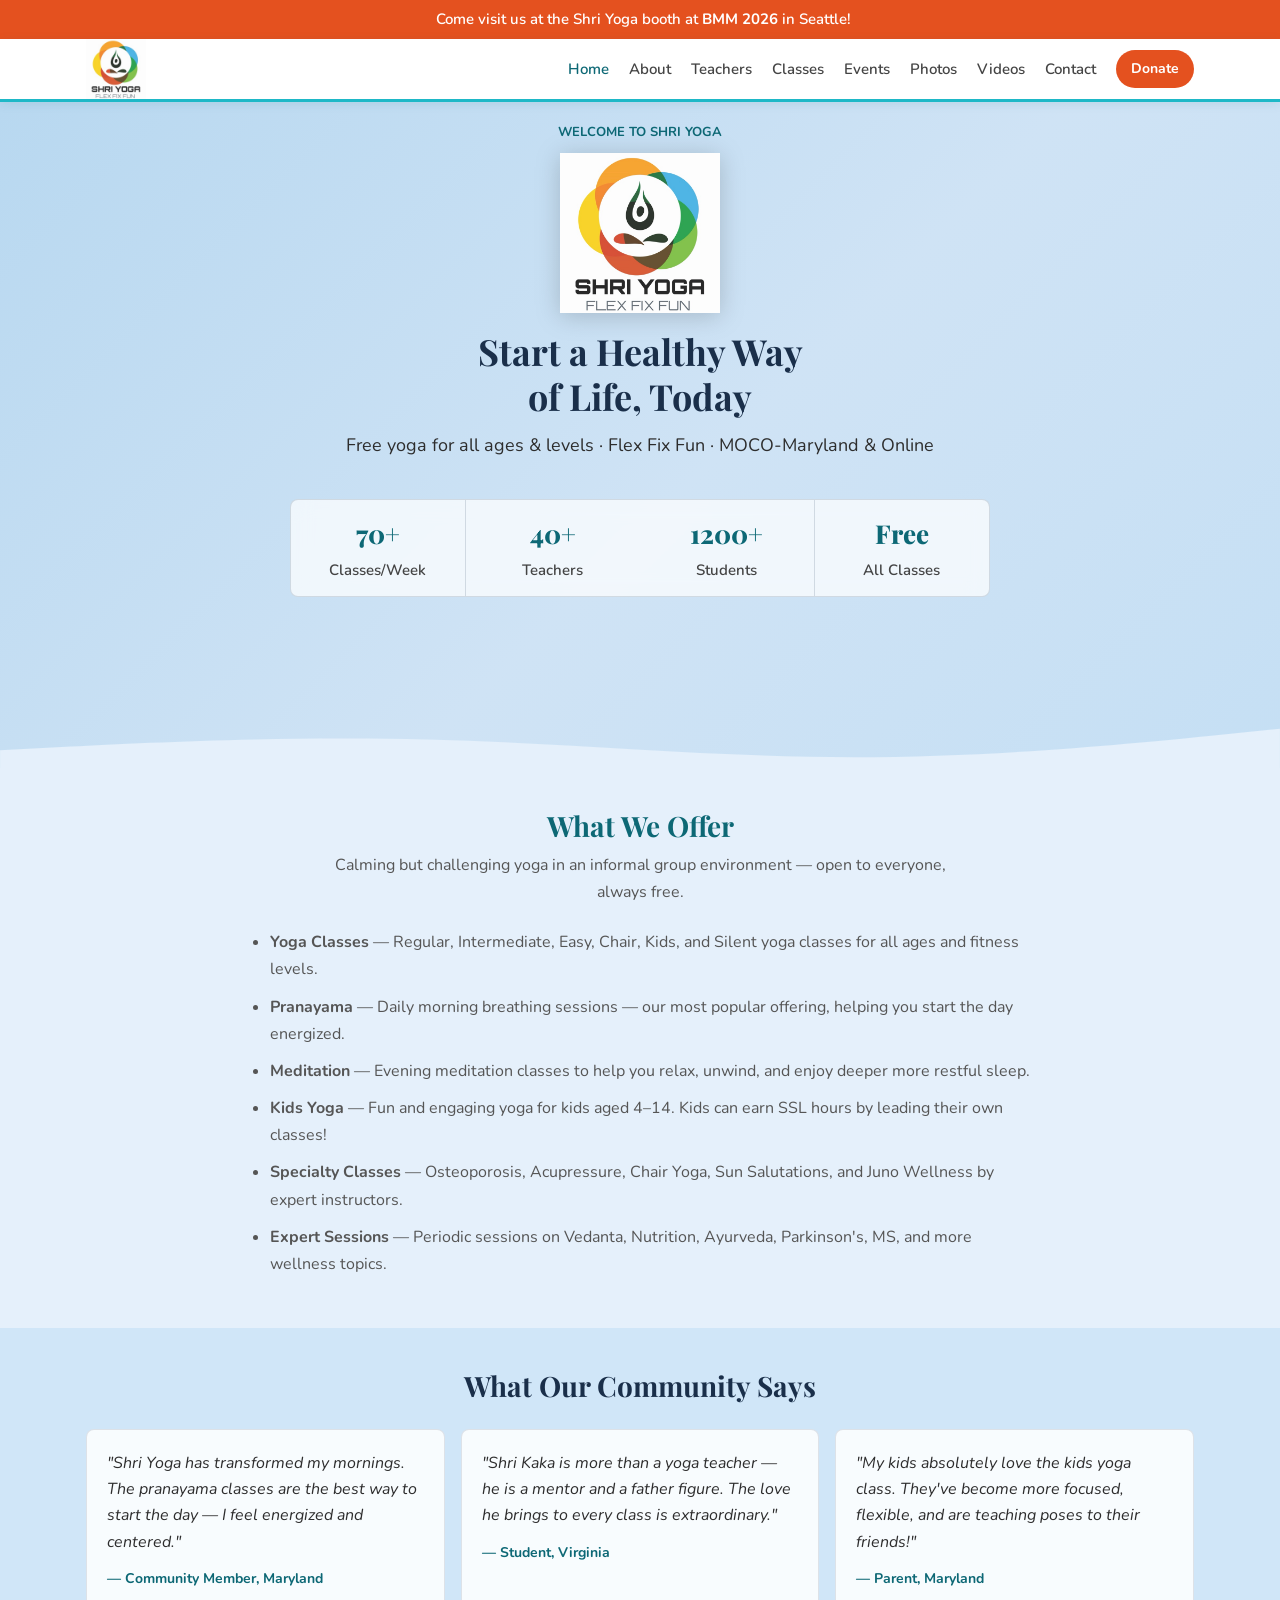
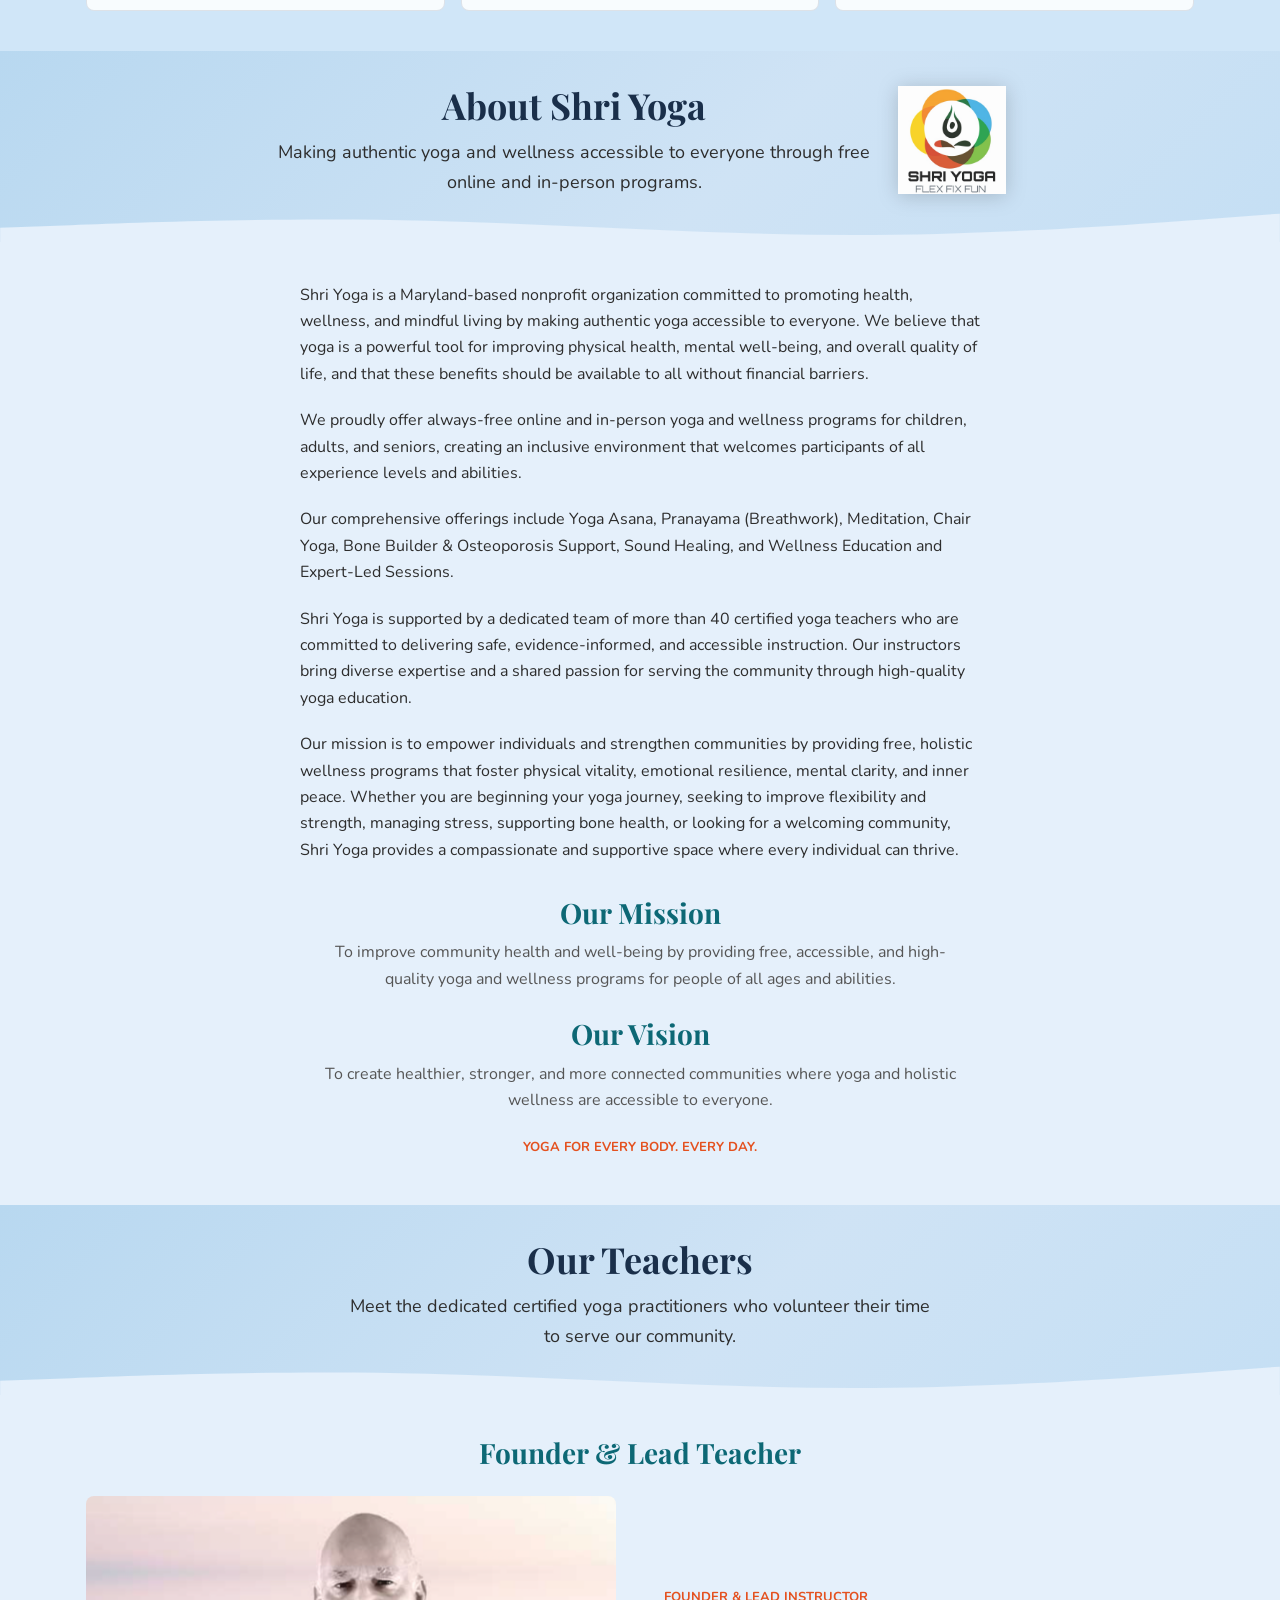
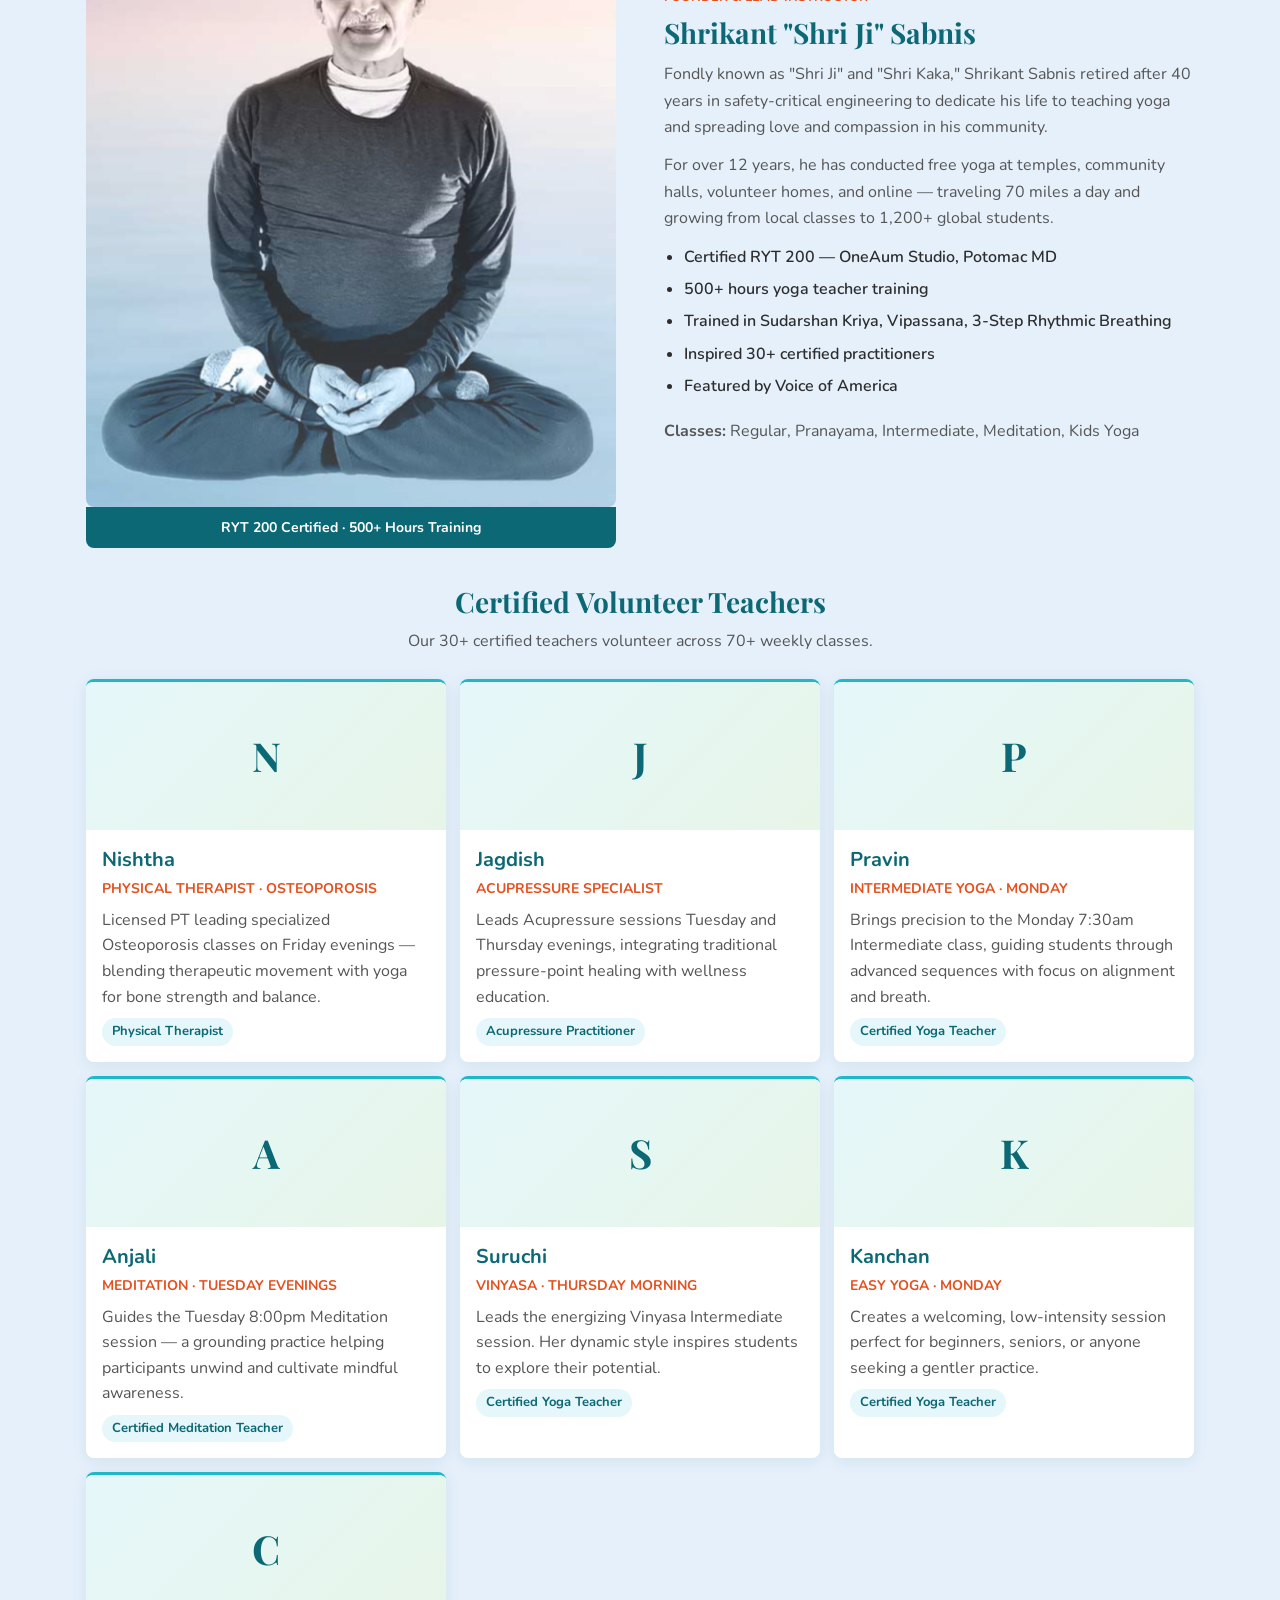
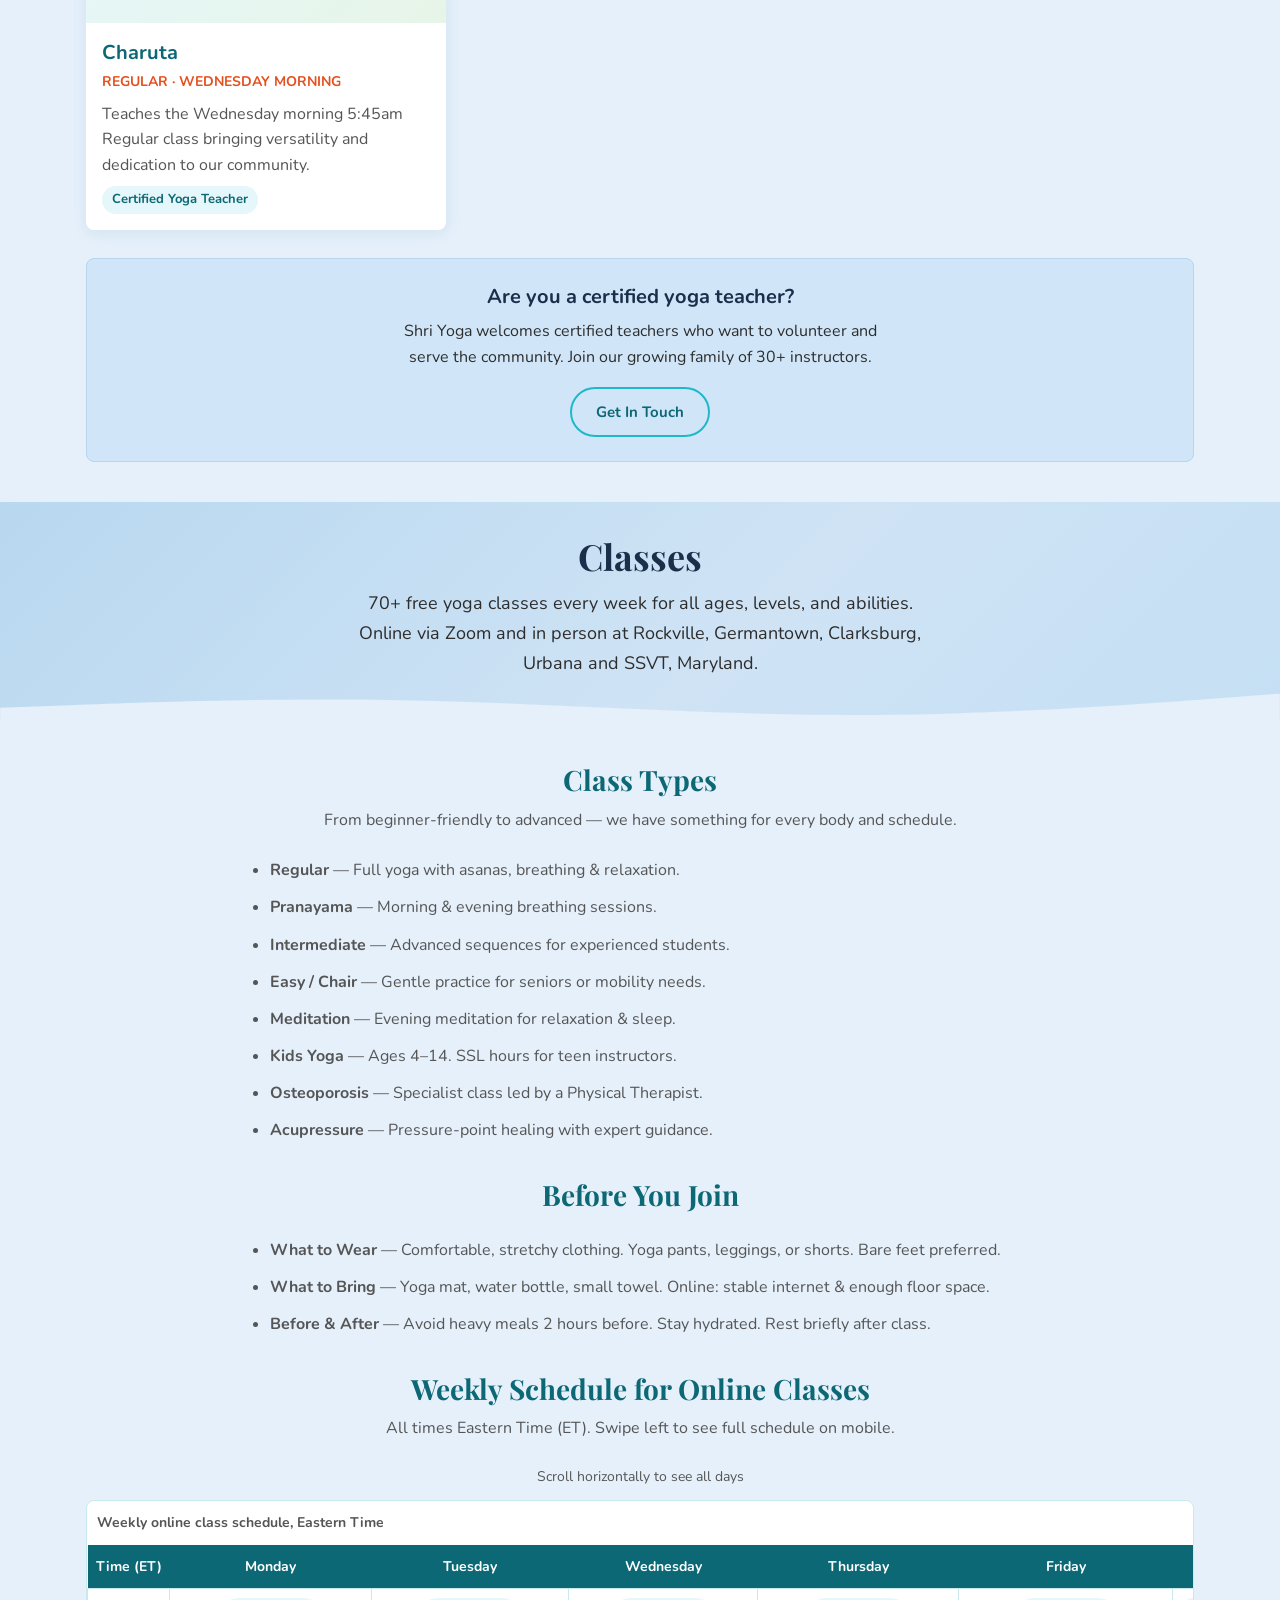
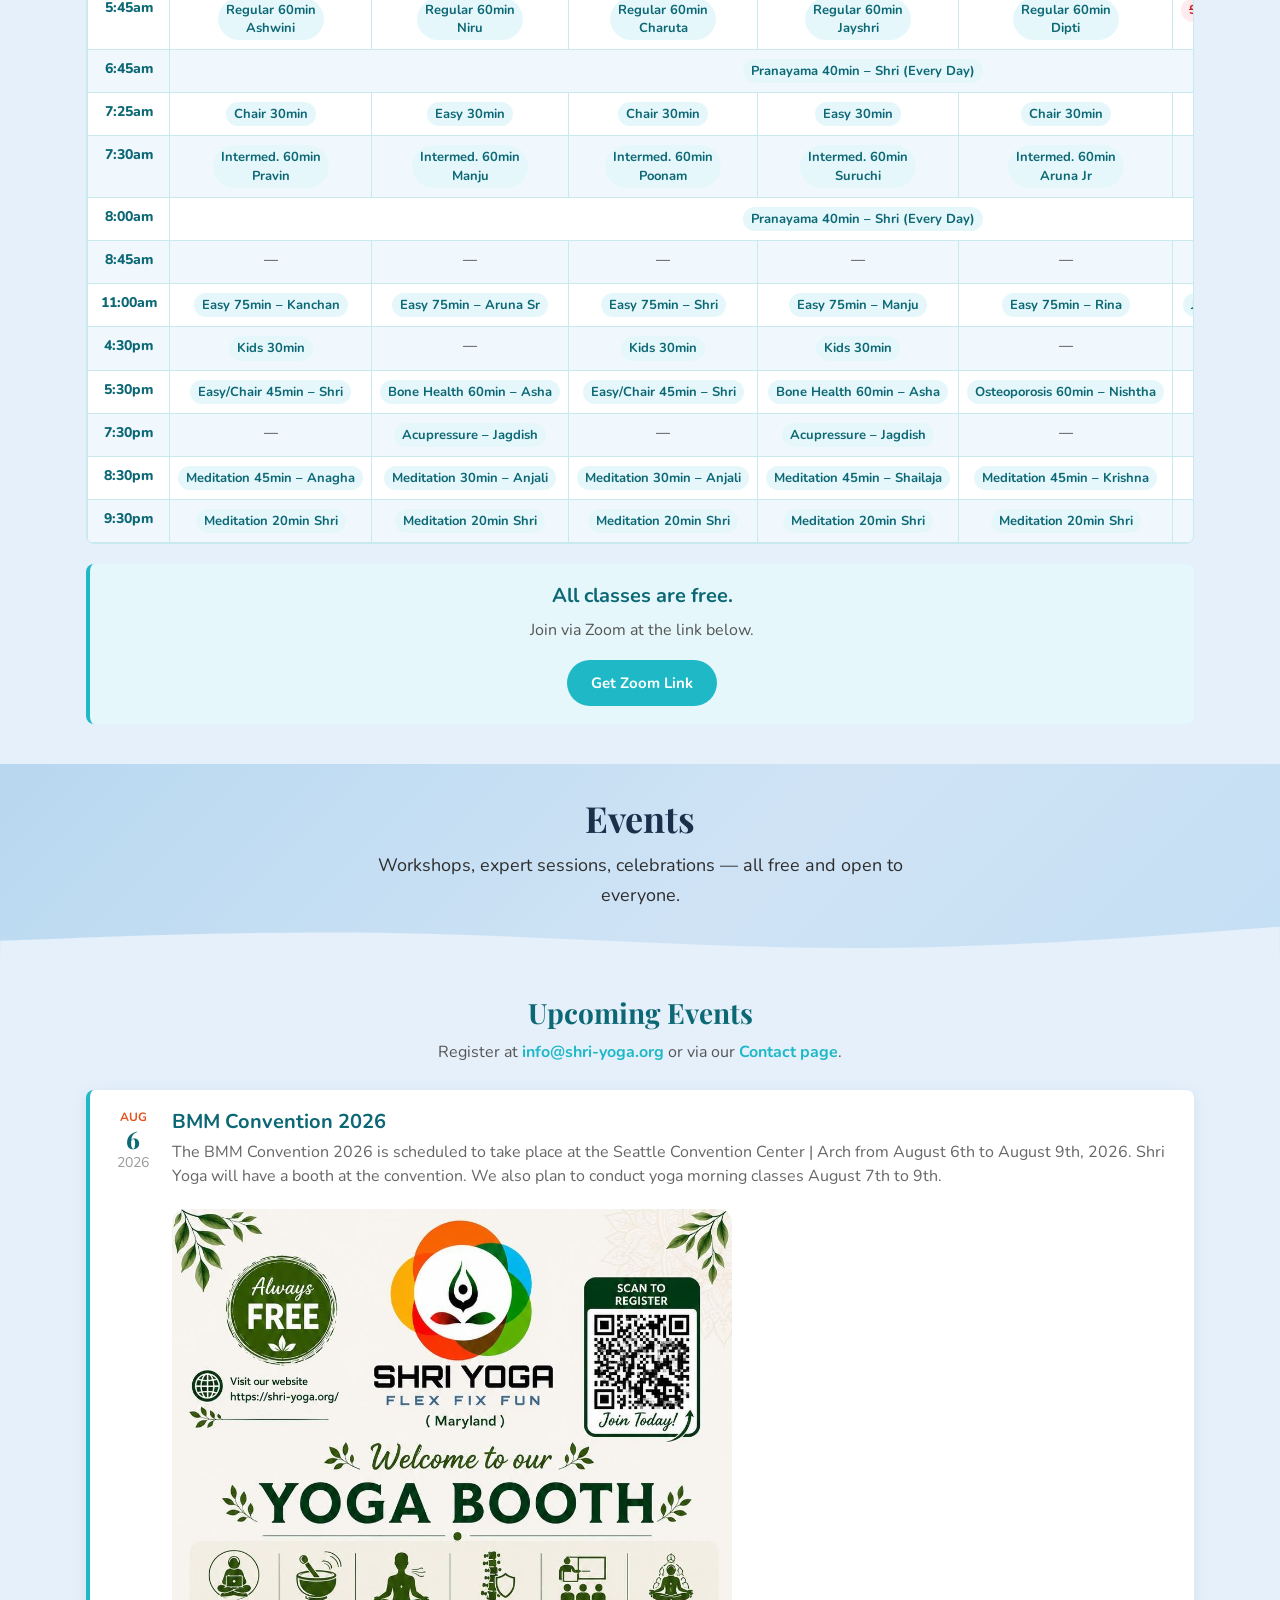
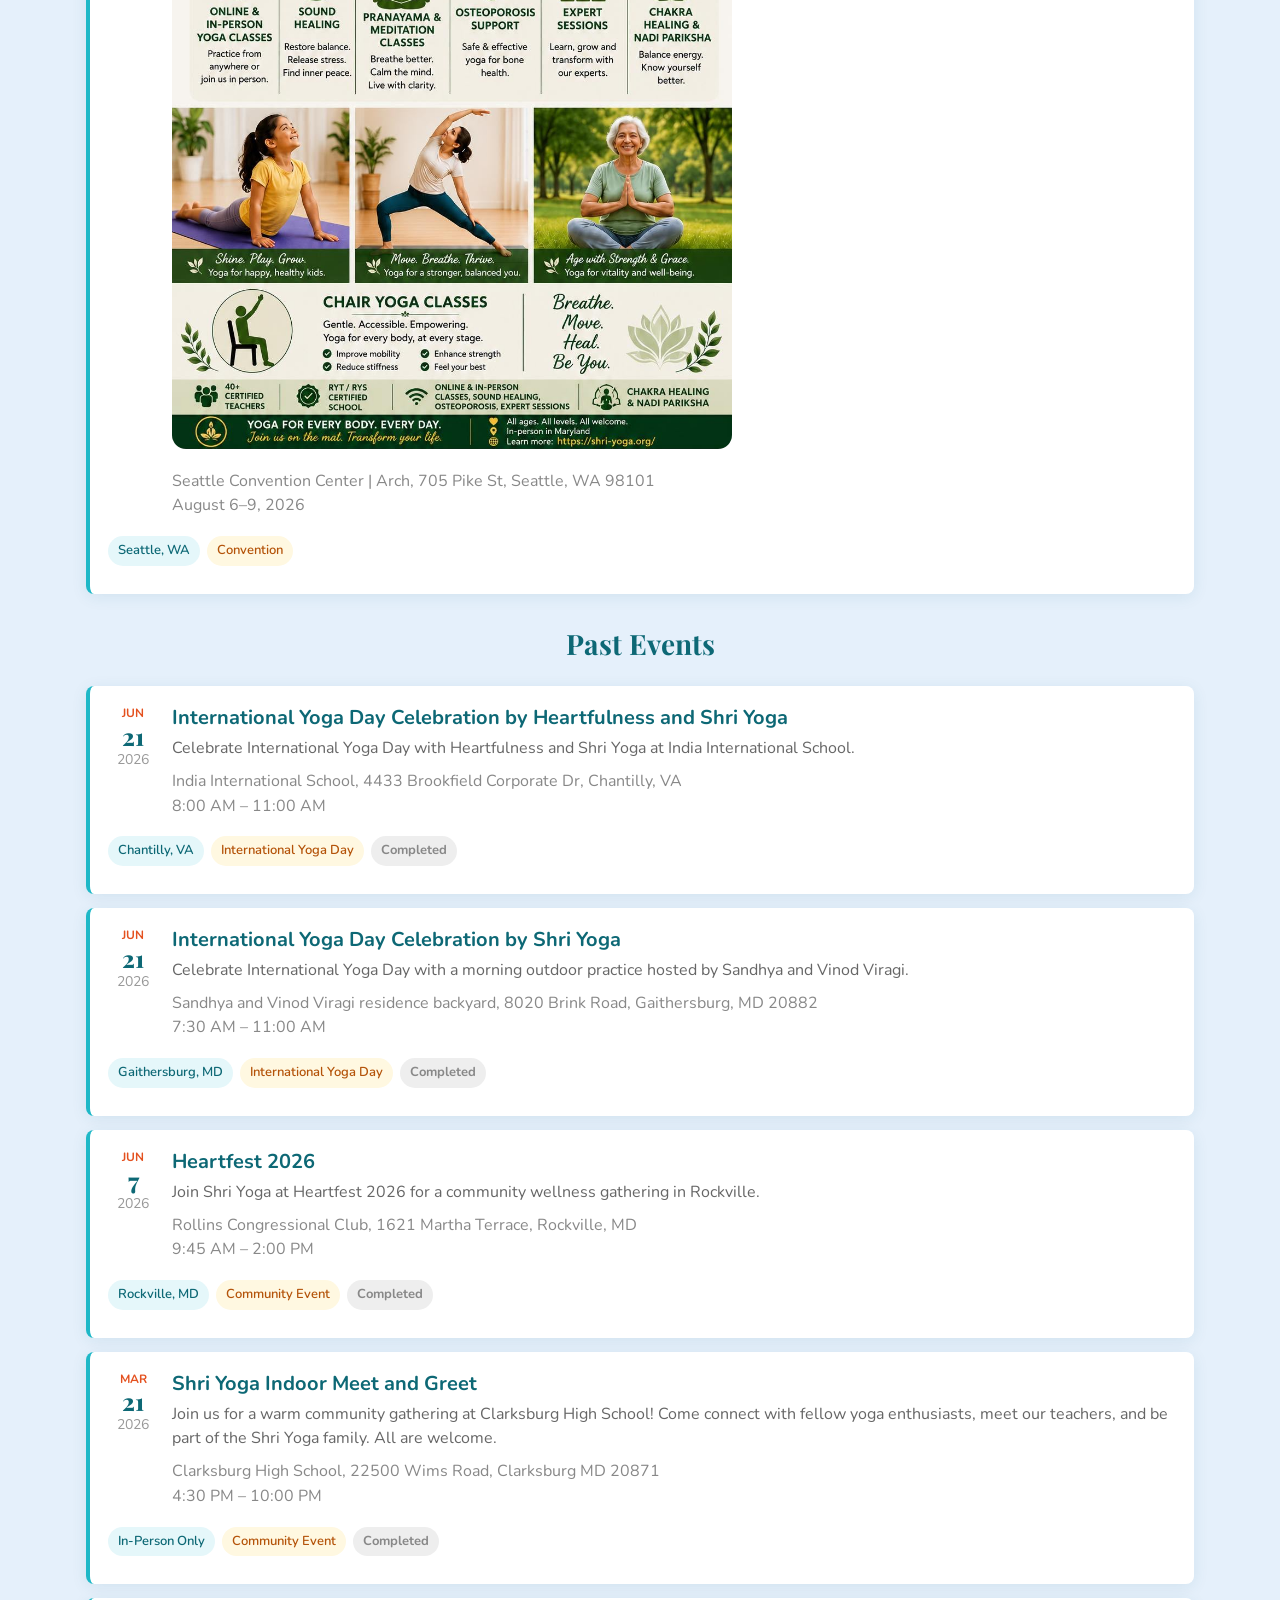
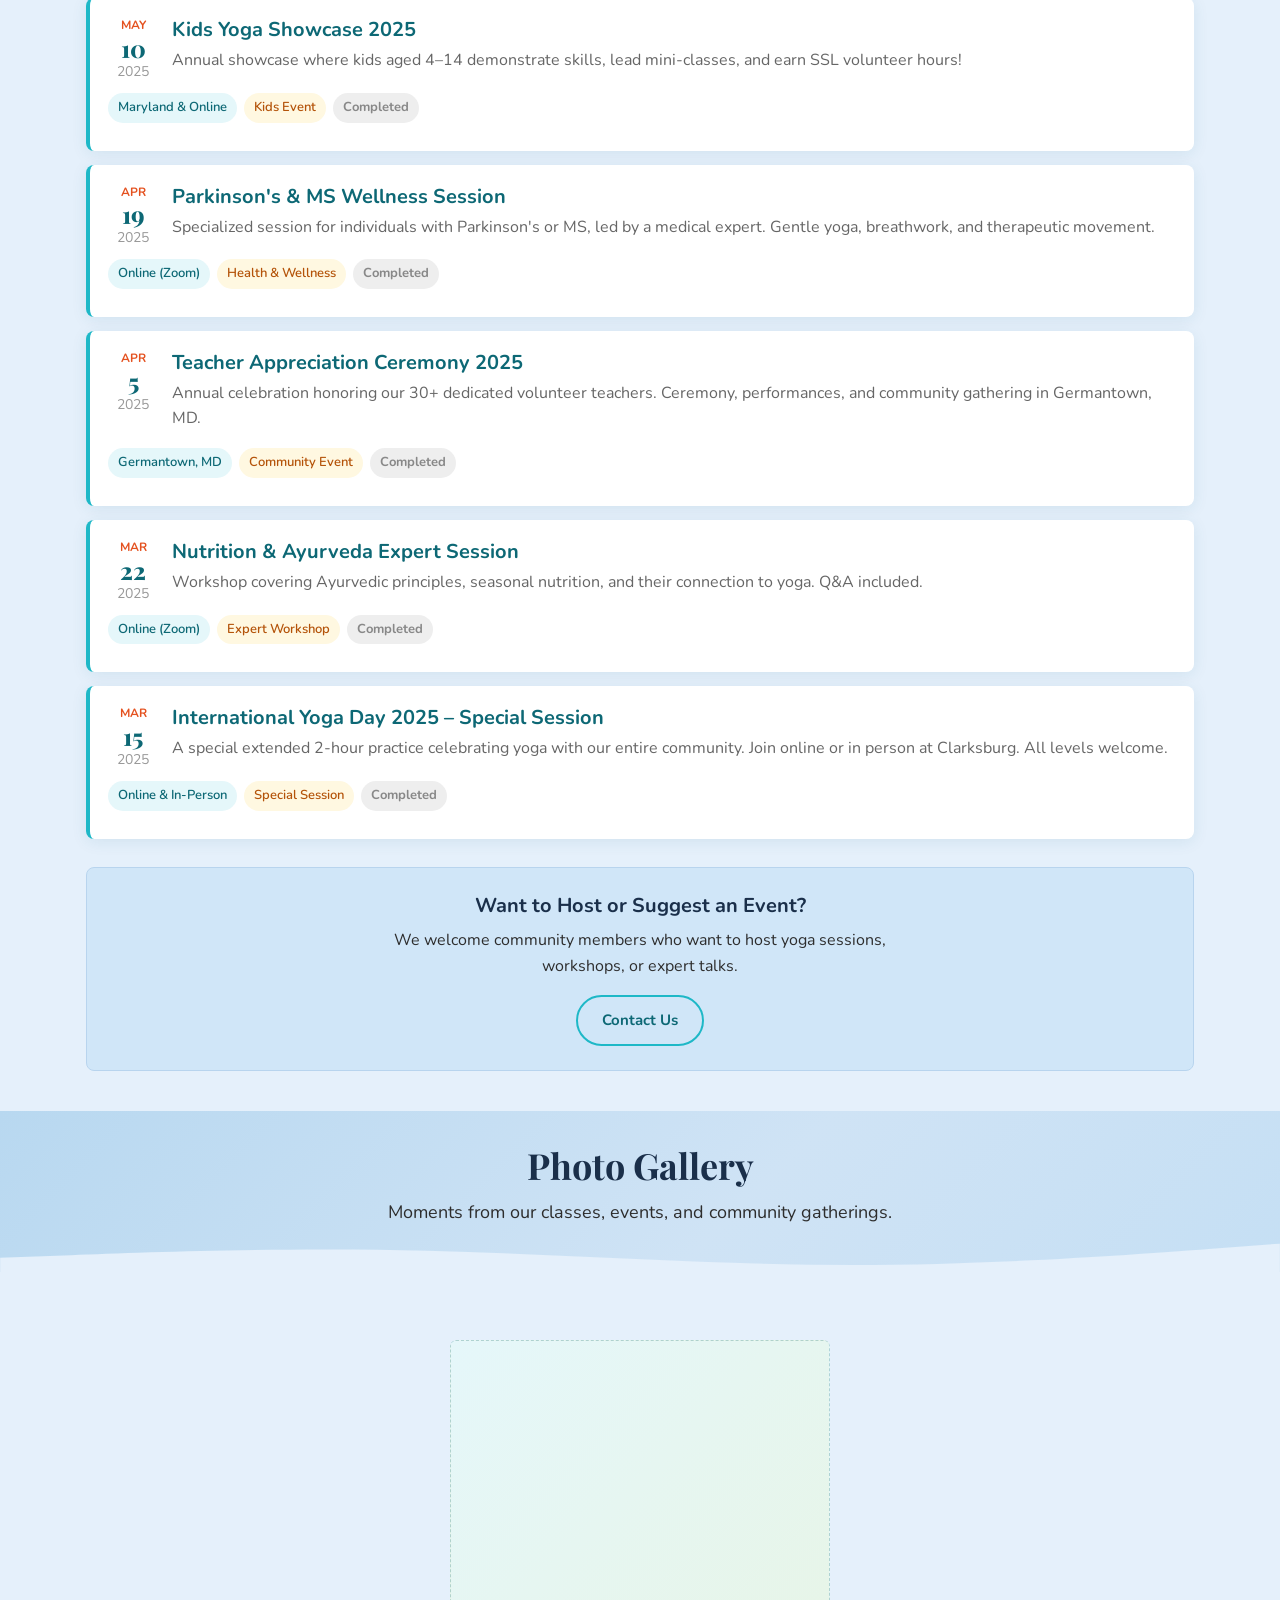
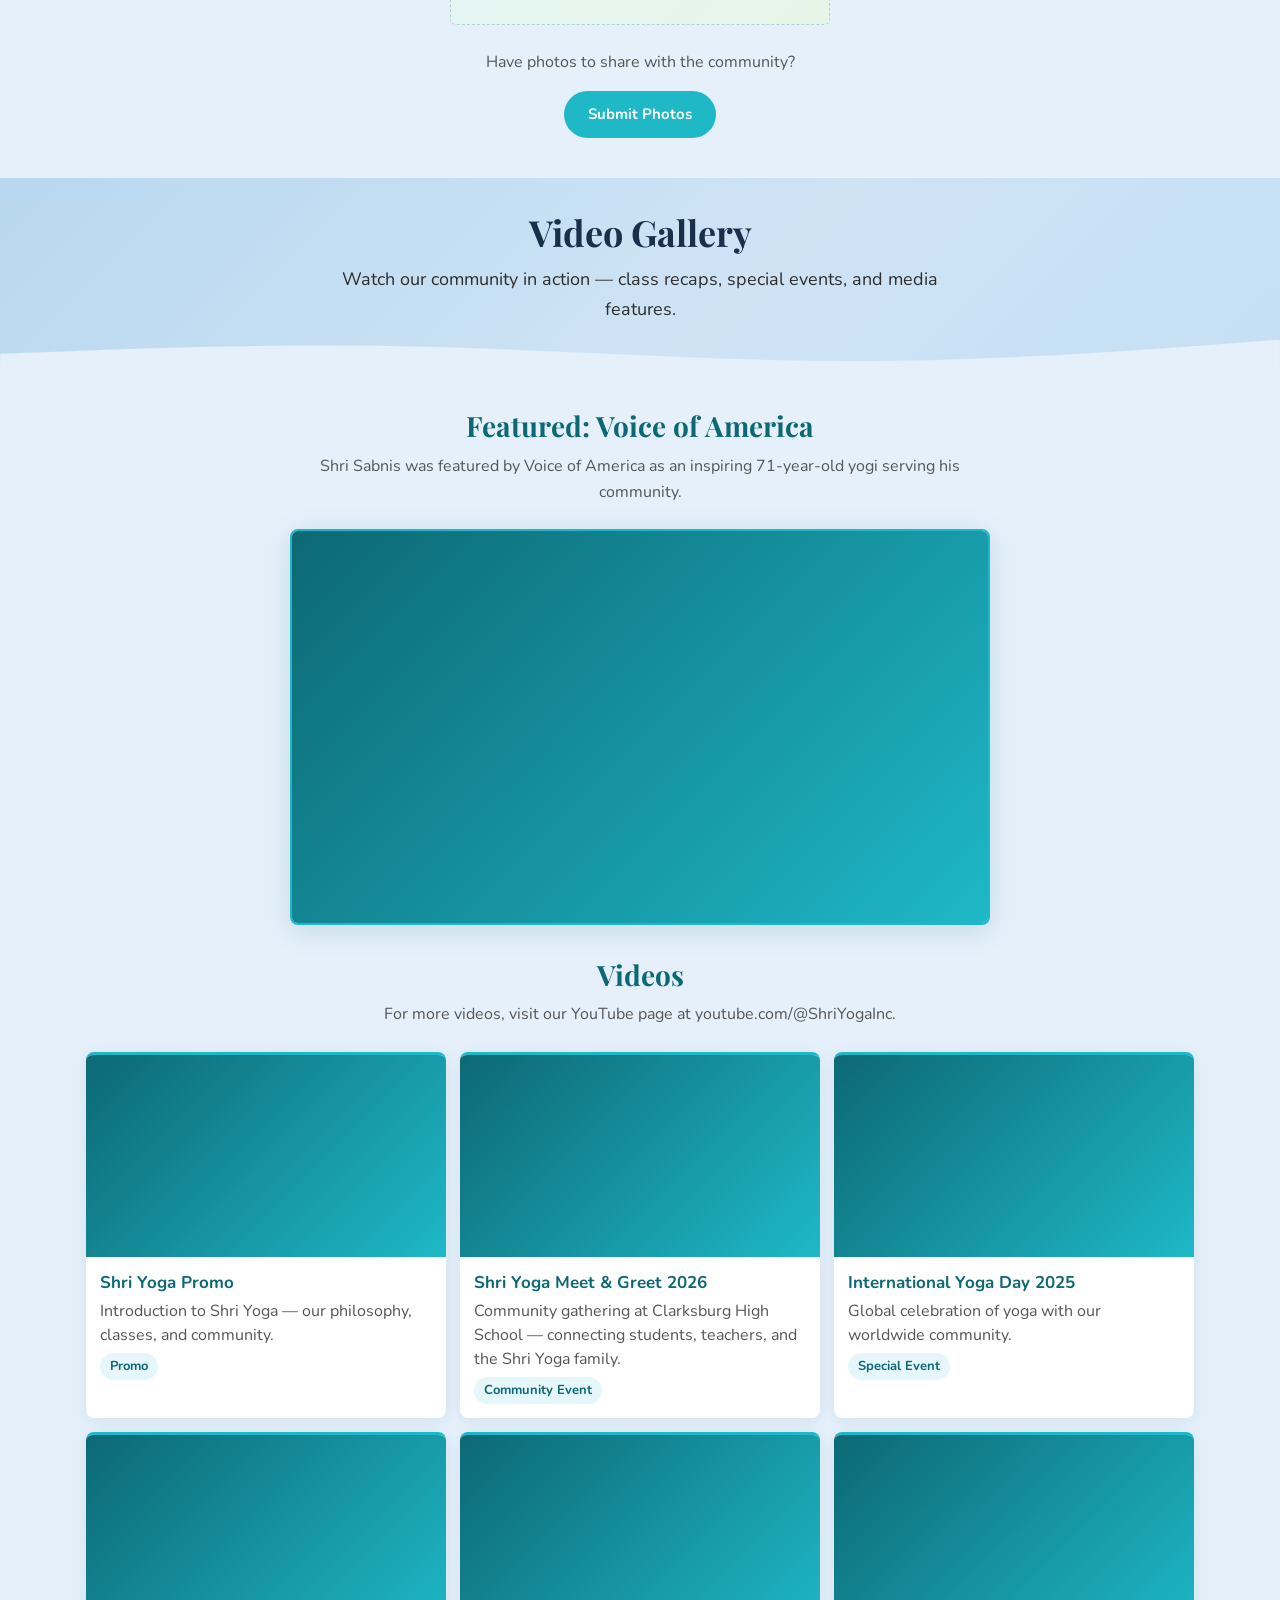
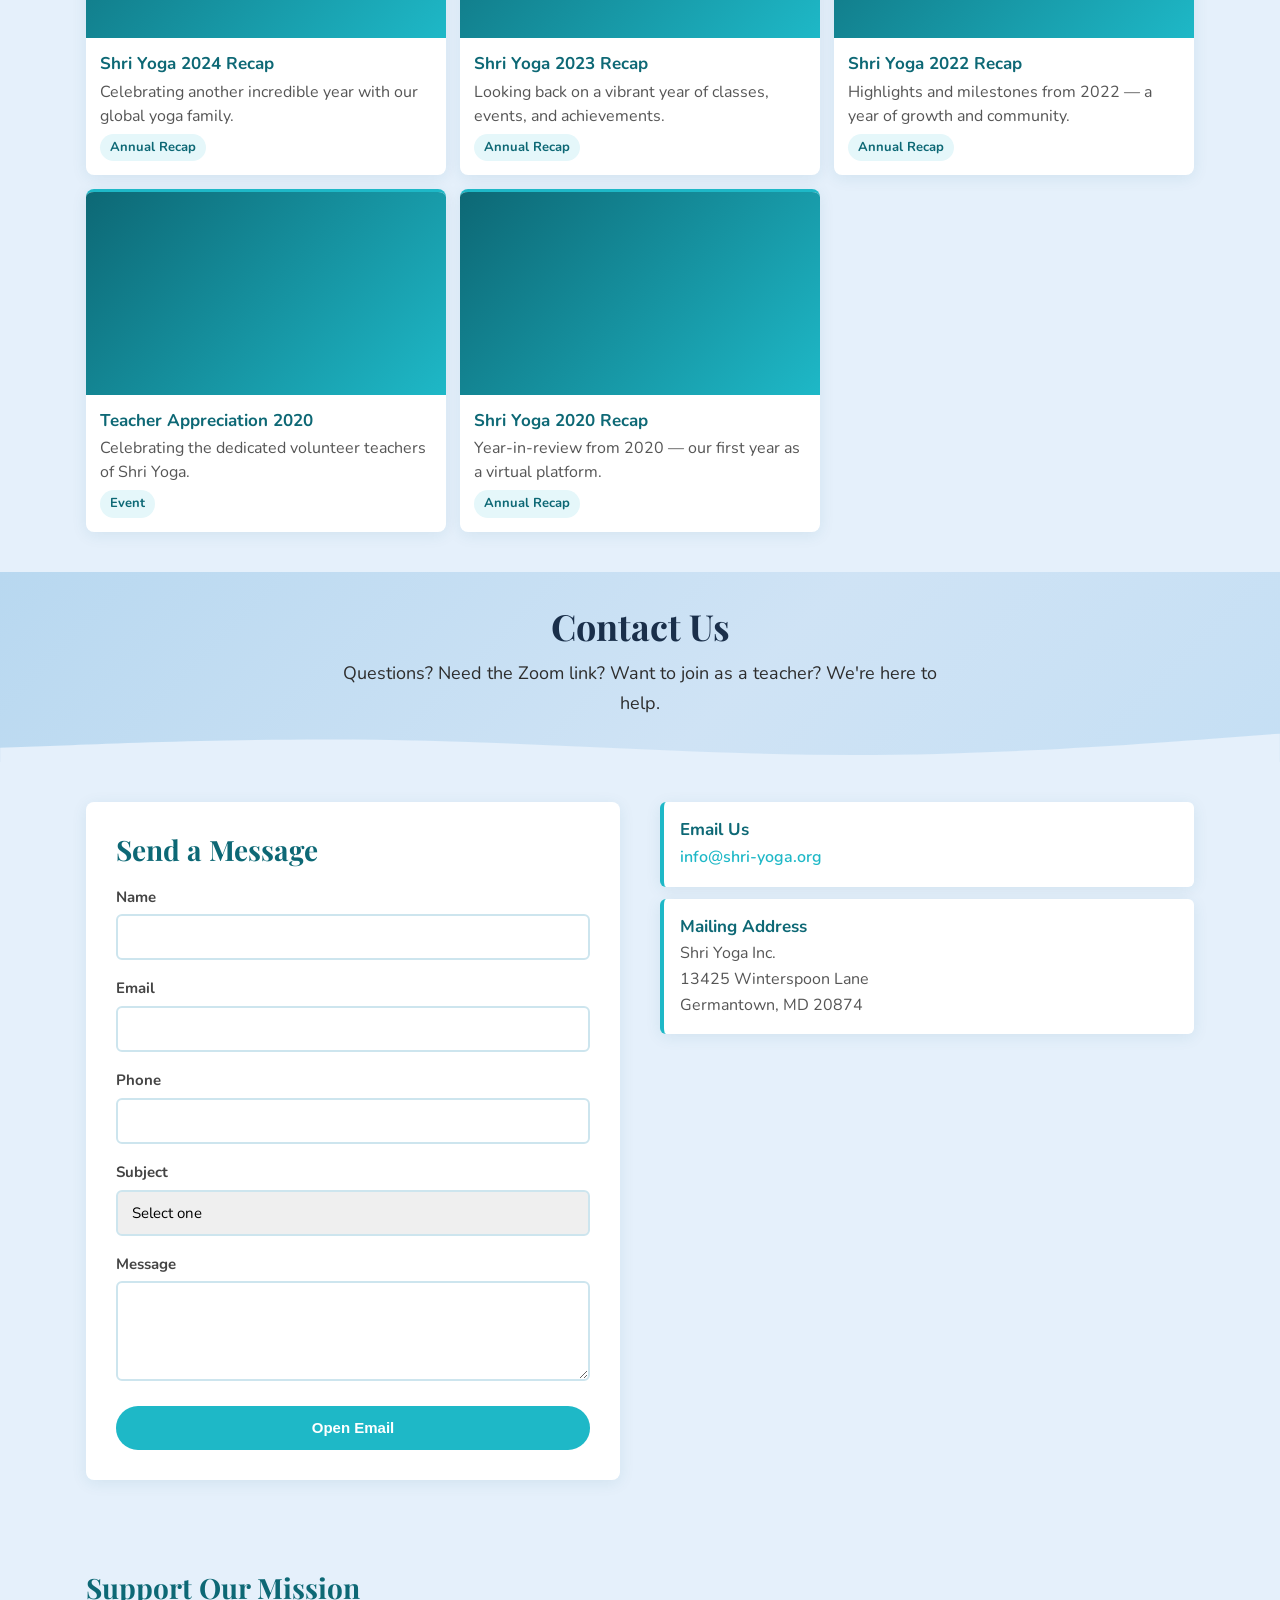
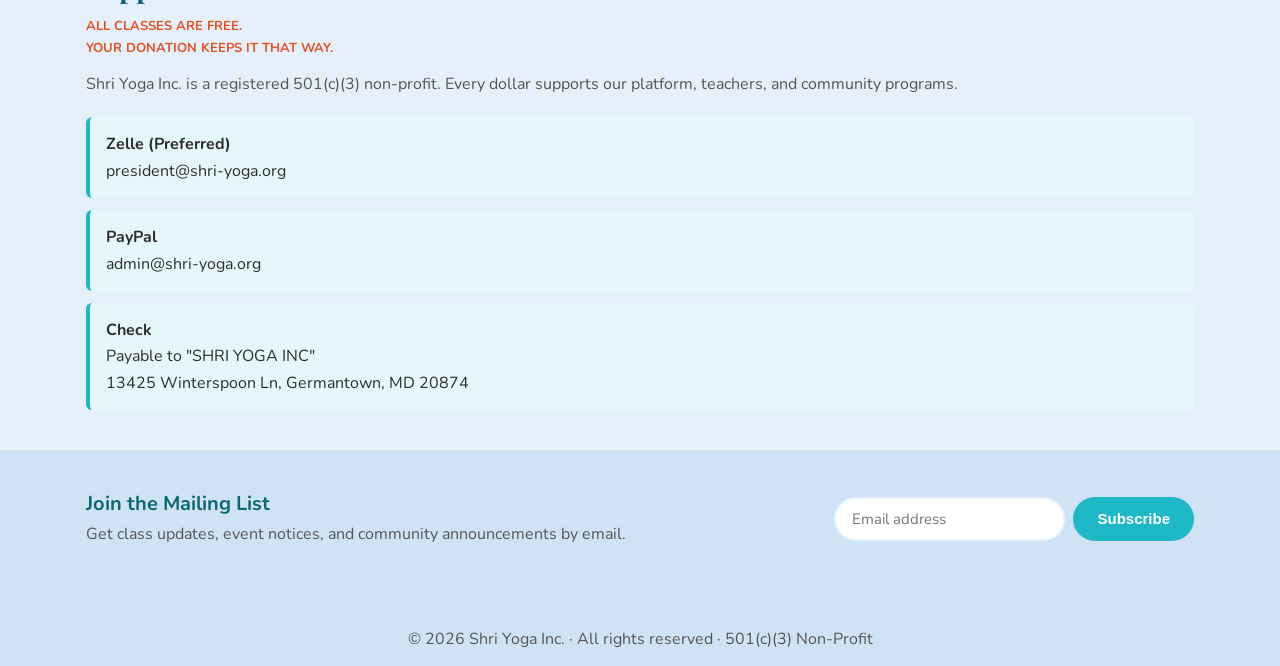
<file: index.html>
<!DOCTYPE html>
<html lang="en">
<head>
<meta charset="UTF-8">
<meta name="viewport" content="width=device-width, initial-scale=1.0, maximum-scale=5.0">
<meta name="theme-color" content="#0274be">
<meta name="description" content="Shri Yoga offers free yoga, pranayama, meditation, kids yoga, and specialty wellness classes online and in Maryland.">
<title>Shri Yoga · Flex Fix Fun · Maryland &amp; Online</title>
<link rel="stylesheet" href="styles.css">
<link href="https://fonts.googleapis.com/css2?family=Nunito:wght@400;600;700;800&amp;family=Playfair+Display:wght@400;700&amp;display=swap" rel="stylesheet">
</head>
<body>
<a href="#main-content" class="skip-link">Skip to main content</a>

<!-- ===== ANNOUNCEMENT BAR ===== -->
<div class="announcement-bar">
  <a href="#events" style="color:inherit;text-decoration:none;display:block;">Come visit us at the Shri Yoga booth at <strong>BMM 2026</strong> in Seattle!</a>
</div>

<!-- ===== NAVBAR ===== -->
<nav class="navbar" id="navbar">
  <div class="nav-inner">
    <a href="#home" class="logo"><img src="media/images/ShriYogalogo-navbar.jpg" alt="Shri Yoga"></a>
    <button class="hamburger" id="menuBtn" type="button" aria-label="Open menu" aria-controls="navLinks" aria-expanded="false">
      <span aria-hidden="true"></span><span aria-hidden="true"></span><span aria-hidden="true"></span>
    </button>
    <ul class="nav-links" id="navLinks">
      <li class="nav-close-li"><button class="nav-close" type="button" aria-label="Close menu">✕</button></li>
      <li><a href="#home">Home</a></li>
      <li><a href="#about">About</a></li>
      <li><a href="#teachers">Teachers</a></li>
      <li><a href="#classes">Classes</a></li>
      <li><a href="#events">Events</a></li>
      <li><a href="#photos">Photos</a></li>
      <li><a href="#videos">Videos</a></li>
      <li><a href="#contact">Contact</a></li>
      <li class="nav-donate-li"><a href="#donate" class="nav-donate-btn">Donate</a></li>
    </ul>
    <div class="nav-overlay" id="navOverlay"></div>
  </div>
</nav>

<main id="main-content">

<!-- ============================================================
     HOME
     ============================================================ -->
<section class="hero" id="home">
  <div class="hero-content">
    <span class="hero-eyebrow">Welcome to Shri Yoga</span>
    <img src="media/images/ShriYogalogo-large.jpg" alt="Shri Yoga" class="hero-logo">
    <h1>Start a Healthy Way<br>of Life, Today</h1>
    <p class="hero-sub">Free yoga for all ages &amp; levels · Flex Fix Fun · MOCO-Maryland &amp; Online</p>
  </div>
  <div class="hero-stats">
    <div class="stat"><span class="stat-num">70+</span><span class="stat-label">Classes/Week</span></div>
    <div class="stat"><span class="stat-num">40+</span><span class="stat-label">Teachers</span></div>
    <div class="stat"><span class="stat-num">1200+</span><span class="stat-label">Students</span></div>
    <div class="stat"><span class="stat-num">Free</span><span class="stat-label">All Classes</span></div>
  </div>
</section>

<section class="section">
  <div class="container">
    <div class="section-header">
      <h2>What We Offer</h2>
      <p>Calming but challenging yoga in an informal group environment — open to everyone, always free.</p>
    </div>
    <ul class="offer-list">
      <li><strong>Yoga Classes</strong> — Regular, Intermediate, Easy, Chair, Kids, and Silent yoga classes for all ages and fitness levels.</li>
      <li><strong>Pranayama</strong> — Daily morning breathing sessions — our most popular offering, helping you start the day energized.</li>
      <li><strong>Meditation</strong> — Evening meditation classes to help you relax, unwind, and enjoy deeper more restful sleep.</li>
      <li><strong>Kids Yoga</strong> — Fun and engaging yoga for kids aged 4–14. Kids can earn SSL hours by leading their own classes!</li>
      <li><strong>Specialty Classes</strong> — Osteoporosis, Acupressure, Chair Yoga, Sun Salutations, and Juno Wellness by expert instructors.</li>
      <li><strong>Expert Sessions</strong> — Periodic sessions on Vedanta, Nutrition, Ayurveda, Parkinson's, MS, and more wellness topics.</li>
    </ul>
  </div>
</section>

<section class="section bg-gradient">
  <div class="container">
    <div class="section-header light">
      <h2>What Our Community Says</h2>
    </div>
    <div class="testimonial-grid">
      <div class="testimonial-card"><p>"Shri Yoga has transformed my mornings. The pranayama classes are the best way to start the day — I feel energized and centered."</p><div class="testimonial-author">— Community Member, Maryland</div></div>
      <div class="testimonial-card"><p>"Shri Kaka is more than a yoga teacher — he is a mentor and a father figure. The love he brings to every class is extraordinary."</p><div class="testimonial-author">— Student, Virginia</div></div>
      <div class="testimonial-card"><p>"My kids absolutely love the kids yoga class. They've become more focused, flexible, and are teaching poses to their friends!"</p><div class="testimonial-author">— Parent, Maryland</div></div>
    </div>
  </div>
</section>

<!-- ============================================================
     ABOUT
     ============================================================ -->
<div id="about">
  <div class="page-hero">
    <div class="page-hero-inner">
      <div class="page-hero-copy"><h1>About Shri Yoga</h1><p>Making authentic yoga and wellness accessible to everyone through free online and in-person programs.</p></div>
      <img src="media/images/ShriYogalogo-large.jpg" alt="Shri Yoga" class="page-hero-logo">
    </div>
  </div>
  <section class="section"><div class="container">
    <div class="narrow-content">
      <p>Shri Yoga is a Maryland-based nonprofit organization committed to promoting health, wellness, and mindful living by making authentic yoga accessible to everyone. We believe that yoga is a powerful tool for improving physical health, mental well-being, and overall quality of life, and that these benefits should be available to all without financial barriers.</p>
      <p style="margin-top:20px;">We proudly offer always-free online and in-person yoga and wellness programs for children, adults, and seniors, creating an inclusive environment that welcomes participants of all experience levels and abilities.</p>
      <p style="margin-top:20px;">Our comprehensive offerings include Yoga Asana, Pranayama (Breathwork), Meditation, Chair Yoga, Bone Builder &amp; Osteoporosis Support, Sound Healing, and Wellness Education and Expert-Led Sessions.</p>
      <p style="margin-top:20px;">Shri Yoga is supported by a dedicated team of more than 40 certified yoga teachers who are committed to delivering safe, evidence-informed, and accessible instruction. Our instructors bring diverse expertise and a shared passion for serving the community through high-quality yoga education.</p>
      <p style="margin-top:20px;">Our mission is to empower individuals and strengthen communities by providing free, holistic wellness programs that foster physical vitality, emotional resilience, mental clarity, and inner peace. Whether you are beginning your yoga journey, seeking to improve flexibility and strength, managing stress, supporting bone health, or looking for a welcoming community, Shri Yoga provides a compassionate and supportive space where every individual can thrive.</p>
      <div class="section-header" style="margin-top:32px;"><h2>Our Mission</h2><p>To improve community health and well-being by providing free, accessible, and high-quality yoga and wellness programs for people of all ages and abilities.</p></div>
      <div class="section-header" style="margin-top:24px;"><h2>Our Vision</h2><p>To create healthier, stronger, and more connected communities where yoga and holistic wellness are accessible to everyone.</p></div>
      <p class="eyebrow" style="text-align:center;margin-top:24px;">Yoga for Every Body. Every Day.</p>
    </div>
  </div></section>
</div>

<!-- ============================================================
     TEACHERS
     ============================================================ -->
<div id="teachers">
  <div class="page-hero"><h1>Our Teachers</h1><p>Meet the dedicated certified yoga practitioners who volunteer their time to serve our community.</p></div>
  <section class="section"><div class="container">
    <div class="section-header"><h2>Founder &amp; Lead Teacher</h2></div>
    <div class="about-split founder-feature">
      <div class="about-image">
        <img src="media/images/ShriSabnis.png" alt="Shrikant Sabnis" class="founder-photo">
        <div class="about-badge">RYT 200 Certified · 500+ Hours Training</div>
      </div>
      <div class="about-text">
        <span class="eyebrow">Founder &amp; Lead Instructor</span>
        <h2>Shrikant "Shri Ji" Sabnis</h2>
        <p>Fondly known as "Shri Ji" and "Shri Kaka," Shrikant Sabnis retired after 40 years in safety-critical engineering to dedicate his life to teaching yoga and spreading love and compassion in his community.</p>
        <p>For over 12 years, he has conducted free yoga at temples, community halls, volunteer homes, and online — traveling 70 miles a day and growing from local classes to 1,200+ global students.</p>
        <ul class="about-highlights">
          <li>Certified RYT 200 — OneAum Studio, Potomac MD</li>
          <li>500+ hours yoga teacher training</li>
          <li>Trained in Sudarshan Kriya, Vipassana, 3-Step Rhythmic Breathing</li>
          <li>Inspired 30+ certified practitioners</li>
          <li>Featured by Voice of America</li>
        </ul>
        <p><strong>Classes:</strong> Regular, Pranayama, Intermediate, Meditation, Kids Yoga</p>
      </div>
    </div>
    <div class="section-header"><h2>Certified Volunteer Teachers</h2><p>Our 30+ certified teachers volunteer across 70+ weekly classes.</p></div>
    <div class="teachers-grid">
      <div class="teacher-card"><div class="teacher-photo" aria-hidden="true">N</div><div class="teacher-info"><h3>Nishtha</h3><div class="teacher-specialty">Physical Therapist · Osteoporosis</div><p>Licensed PT leading specialized Osteoporosis classes on Friday evenings — blending therapeutic movement with yoga for bone strength and balance.</p><span class="teacher-cert">Physical Therapist</span></div></div>
      <div class="teacher-card"><div class="teacher-photo" aria-hidden="true">J</div><div class="teacher-info"><h3>Jagdish</h3><div class="teacher-specialty">Acupressure Specialist</div><p>Leads Acupressure sessions Tuesday and Thursday evenings, integrating traditional pressure-point healing with wellness education.</p><span class="teacher-cert">Acupressure Practitioner</span></div></div>
      <div class="teacher-card"><div class="teacher-photo" aria-hidden="true">P</div><div class="teacher-info"><h3>Pravin</h3><div class="teacher-specialty">Intermediate Yoga · Monday</div><p>Brings precision to the Monday 7:30am Intermediate class, guiding students through advanced sequences with focus on alignment and breath.</p><span class="teacher-cert">Certified Yoga Teacher</span></div></div>
      <div class="teacher-card"><div class="teacher-photo" aria-hidden="true">A</div><div class="teacher-info"><h3>Anjali</h3><div class="teacher-specialty">Meditation · Tuesday Evenings</div><p>Guides the Tuesday 8:00pm Meditation session — a grounding practice helping participants unwind and cultivate mindful awareness.</p><span class="teacher-cert">Certified Meditation Teacher</span></div></div>
      <div class="teacher-card"><div class="teacher-photo" aria-hidden="true">S</div><div class="teacher-info"><h3>Suruchi</h3><div class="teacher-specialty">Vinyasa · Thursday Morning</div><p>Leads the energizing Vinyasa Intermediate session. Her dynamic style inspires students to explore their potential.</p><span class="teacher-cert">Certified Yoga Teacher</span></div></div>
      <div class="teacher-card"><div class="teacher-photo" aria-hidden="true">K</div><div class="teacher-info"><h3>Kanchan</h3><div class="teacher-specialty">Easy Yoga · Monday</div><p>Creates a welcoming, low-intensity session perfect for beginners, seniors, or anyone seeking a gentler practice.</p><span class="teacher-cert">Certified Yoga Teacher</span></div></div>
      <div class="teacher-card"><div class="teacher-photo" aria-hidden="true">C</div><div class="teacher-info"><h3>Charuta</h3><div class="teacher-specialty">Regular · Wednesday Morning </div><p>Teaches the Wednesday morning 5:45am Regular class bringing versatility and dedication to our community.</p><span class="teacher-cert">Certified Yoga Teacher</span></div></div>
    </div>
    <div class="cta-box">
      <h3>Are you a certified yoga teacher?</h3>
      <p>Shri Yoga welcomes certified teachers who want to volunteer and serve the community. Join our growing family of 30+ instructors.</p>
      <a href="#contact" class="btn btn-outline">Get In Touch</a>
    </div>
  </div></section>
</div>

<!-- ============================================================
     CLASSES
     ============================================================ -->
<div id="classes">
  <div class="page-hero"><h1>Classes</h1><p>70+ free yoga classes every week for all ages, levels, and abilities. Online via Zoom and in person at Rockville, Germantown, Clarksburg, Urbana and SSVT, Maryland.</p></div>
  <section class="section"><div class="container">
    <div class="section-header"><h2>Class Types</h2><p>From beginner-friendly to advanced — we have something for every body and schedule.</p></div>
    <ul class="offer-list">
      <li><strong>Regular</strong> — Full yoga with asanas, breathing &amp; relaxation.</li>
      <li><strong>Pranayama</strong> — Morning &amp; evening breathing sessions.</li>
      <li><strong>Intermediate</strong> — Advanced sequences for experienced students.</li>
      <li><strong>Easy / Chair</strong> — Gentle practice for seniors or mobility needs.</li>
      <li><strong>Meditation</strong> — Evening meditation for relaxation &amp; sleep.</li>
      <li><strong>Kids Yoga</strong> — Ages 4–14. SSL hours for teen instructors.</li>
      <li><strong>Osteoporosis</strong> — Specialist class led by a Physical Therapist.</li>
      <li><strong>Acupressure</strong> — Pressure-point healing with expert guidance.</li>
    </ul>
    <div class="section-header section-header-spaced"><h2>Before You Join</h2></div>
    <ul class="offer-list list-spaced">
      <li><strong>What to Wear</strong> — Comfortable, stretchy clothing. Yoga pants, leggings, or shorts. Bare feet preferred.</li>
      <li><strong>What to Bring</strong> — Yoga mat, water bottle, small towel. Online: stable internet &amp; enough floor space.</li>
      <li><strong>Before &amp; After</strong> — Avoid heavy meals 2 hours before. Stay hydrated. Rest briefly after class.</li>
    </ul>
    <div class="section-header"><h2>Weekly Schedule for Online Classes</h2><p>All times Eastern Time (ET). Swipe left to see full schedule on mobile.</p></div>
    <p class="scroll-hint">Scroll horizontally to see all days</p>
    <div class="schedule-overflow">
      <table class="schedule-table">
        <caption>Weekly online class schedule, Eastern Time</caption>
        <thead><tr><th scope="col">Time (ET)</th><th scope="col">Monday</th><th scope="col">Tuesday</th><th scope="col">Wednesday</th><th scope="col">Thursday</th><th scope="col">Friday</th><th scope="col">Saturday</th><th scope="col">Sunday</th></tr></thead>
        <tbody>
          <tr><th scope="row">5:45am</th><td><span class="class-pill">Regular 60min<br>Ashwini</span></td><td><span class="class-pill">Regular 60min<br>Niru</span></td><td><span class="class-pill">Regular 60min<br>Charuta</span></td><td><span class="class-pill">Regular 60min<br>Jayshri</span></td><td><span class="class-pill">Regular 60min<br>Dipti</span></td><td><span class="class-pill cancelled">Silent 60min CANCELLED</span></td><td><span class="class-pill cancelled">Silent 60min CANCELLED</span></td></tr>
          <tr><th scope="row">6:45am</th><td colspan="7"><span class="class-pill">Pranayama 40min – Shri (Every Day)</span></td></tr>
          <tr><th scope="row">7:25am</th><td><span class="class-pill">Chair 30min</span></td><td><span class="class-pill">Easy 30min</span></td><td><span class="class-pill">Chair 30min</span></td><td><span class="class-pill">Easy 30min</span></td><td><span class="class-pill">Chair 30min</span></td><td><span class="class-pill">Easy 30min</span></td><td><span class="class-pill">Chair 30min</span></td></tr>
          <tr><th scope="row">7:30am</th><td><span class="class-pill">Intermed. 60min<br>Pravin</span></td><td><span class="class-pill">Intermed. 60min<br>Manju</span></td><td><span class="class-pill">Intermed. 60min<br>Poonam</span></td><td><span class="class-pill">Intermed. 60min<br>Suruchi</span></td><td><span class="class-pill">Intermed. 60min<br>Aruna Jr</span></td><td><span class="class-pill">Intermed. 60min<br>Sangeeta</span></td><td><span class="class-pill">Intermed. 60min<br>Sangeeta</span></td></tr>
          <tr><th scope="row">8:00am</th><td colspan="7"><span class="class-pill">Pranayama 40min – Shri (Every Day)</span></td></tr>
          <tr><th scope="row">8:45am</th><td>—</td><td>—</td><td>—</td><td>—</td><td>—</td><td><span class="class-pill">Regular 90min – Shri</span></td><td><span class="class-pill">Regular 90min – Ram</span></td></tr>
          <tr><th scope="row">11:00am</th><td><span class="class-pill">Easy 75min – Kanchan</span></td><td><span class="class-pill">Easy 75min – Aruna Sr</span></td><td><span class="class-pill">Easy 75min – Shri</span></td><td><span class="class-pill">Easy 75min – Manju</span></td><td><span class="class-pill">Easy 75min – Rina</span></td><td><span class="class-pill">Juno Wellness – Minakshi</span></td><td><span class="class-pill">Easy 75min – TBD</span></td></tr>
          <tr><th scope="row">4:30pm</th><td><span class="class-pill">Kids 30min</span></td><td>—</td><td><span class="class-pill">Kids 30min</span></td><td><span class="class-pill">Kids 30min</span></td><td>—</td><td>—</td><td>—</td></tr>
          <tr><th scope="row">5:30pm</th><td><span class="class-pill">Easy/Chair 45min – Shri</span></td><td><span class="class-pill">Bone Health 60min – Asha</span></td><td><span class="class-pill">Easy/Chair 45min – Shri</span></td><td><span class="class-pill">Bone Health 60min – Asha</span></td><td><span class="class-pill">Osteoporosis 60min – Nishtha</span></td><td>—</td><td>—</td></tr>
          <tr><th scope="row">7:30pm</th><td>—</td><td><span class="class-pill">Acupressure – Jagdish</span></td><td>—</td><td><span class="class-pill">Acupressure – Jagdish</span></td><td>—</td><td>—</td><td>—</td></tr>
          <tr><th scope="row">8:30pm</th><td><span class="class-pill">Meditation 45min – Anagha</span></td><td><span class="class-pill">Meditation 30min – Anjali</span></td><td><span class="class-pill">Meditation 30min – Anjali</span></td><td><span class="class-pill">Meditation 45min – Shailaja</span></td><td><span class="class-pill">Meditation 45min – Krishna</span></td><td>—</td><td>—</td></tr>
          <tr><th scope="row">9:30pm</th><td><span class="class-pill">Meditation 20min Shri</span></td><td><span class="class-pill">Meditation 20min Shri</span></td><td><span class="class-pill">Meditation 20min Shri</span></td><td><span class="class-pill">Meditation 20min Shri</span></td><td><span class="class-pill">Meditation 20min Shri</span></td><td><span class="class-pill">Meditation 20min Shri</span></td><td><span class="class-pill">Meditation 20min Shri</span></td></tr>
        </tbody>
      </table>
    </div>
    <div class="highlight-box zoom-box">
      <h3>All classes are free.</h3>
      <p>Join via Zoom at the link below.</p>
      <a href="#contact" class="btn btn-primary">Get Zoom Link</a>
    </div>
  </div></section>
</div>

<!-- ============================================================
     EVENTS
     ============================================================ -->
<div id="events">
  <div class="page-hero"><h1>Events</h1><p>Workshops, expert sessions, celebrations — all free and open to everyone.</p></div>
  <section class="section"><div class="container">
    <div class="section-header"><h2>Upcoming Events</h2><p>Register at <a href="mailto:info@shri-yoga.org" class="text-link">info@shri-yoga.org</a> or via our <a href="#contact" class="text-link">Contact page</a>.</p></div>
    <div class="events-full">
      <div class="event-full-card">
        <div class="event-full-layout">
          <div class="event-full-date"><div class="month">AUG</div><div class="day">6</div><div class="year">2026</div></div>
          <div class="event-full-info"><h3>BMM Convention 2026</h3><p>The BMM Convention 2026 is scheduled to take place at the Seattle Convention Center | Arch from August 6th to August 9th, 2026. Shri Yoga will have a booth at the convention. We also plan to conduct yoga morning classes August 7th to 9th.</p><a href="media/images/ShriYogaBMM2026.jpeg" target="_blank" rel="noopener noreferrer"><img src="media/images/ShriYogaBMM2026.jpeg" alt="BMM Convention 2026 flyer" style="width:100%;max-width:560px;margin:20px 0;border-radius:14px;display:block;"></a>
<p class="event-detail">Seattle Convention Center | Arch, 705 Pike St, Seattle, WA 98101<br>August 6–9, 2026</p></div>
        </div>
        <div class="event-meta"><span class="meta-tag tag-location">Seattle, WA</span><span class="meta-tag tag-type">Convention</span></div>
      </div>
    </div>
    <div class="section-header events-past-header"><h2>Past Events</h2></div>
    <div class="events-full">
      <div class="event-full-card">
        <div class="event-full-layout">
          <div class="event-full-date"><div class="month">JUN</div><div class="day">21</div><div class="year">2026</div></div>
          <div class="event-full-info"><h3>International Yoga Day Celebration by Heartfulness and Shri Yoga</h3><p>Celebrate International Yoga Day with Heartfulness and Shri Yoga at India International School.</p><p class="event-detail">India International School, 4433 Brookfield Corporate Dr, Chantilly, VA<br>8:00 AM – 11:00 AM</p></div>
        </div>
        <div class="event-meta"><span class="meta-tag tag-location">Chantilly, VA</span><span class="meta-tag tag-type">International Yoga Day</span><span class="past-badge">Completed</span></div>
      </div>
      <div class="event-full-card">
        <div class="event-full-layout">
          <div class="event-full-date"><div class="month">JUN</div><div class="day">21</div><div class="year">2026</div></div>
          <div class="event-full-info"><h3>International Yoga Day Celebration by Shri Yoga</h3><p>Celebrate International Yoga Day with a morning outdoor practice hosted by Sandhya and Vinod Viragi.</p><p class="event-detail">Sandhya and Vinod Viragi residence backyard, 8020 Brink Road, Gaithersburg, MD 20882<br>7:30 AM – 11:00 AM</p></div>
        </div>
        <div class="event-meta"><span class="meta-tag tag-location">Gaithersburg, MD</span><span class="meta-tag tag-type">International Yoga Day</span><span class="past-badge">Completed</span></div>
      </div>
      <div class="event-full-card">
        <div class="event-full-layout">
          <div class="event-full-date"><div class="month">JUN</div><div class="day">7</div><div class="year">2026</div></div>
          <div class="event-full-info"><h3>Heartfest 2026</h3><p>Join Shri Yoga at Heartfest 2026 for a community wellness gathering in Rockville.</p><p class="event-detail">Rollins Congressional Club, 1621 Martha Terrace, Rockville, MD<br>9:45 AM – 2:00 PM</p></div>
        </div>
        <div class="event-meta"><span class="meta-tag tag-location">Rockville, MD</span><span class="meta-tag tag-type">Community Event</span><span class="past-badge">Completed</span></div>
      </div>
      <div class="event-full-card">
        <div class="event-full-layout">
          <div class="event-full-date"><div class="month">MAR</div><div class="day">21</div><div class="year">2026</div></div>
          <div class="event-full-info"><h3>Shri Yoga Indoor Meet and Greet</h3><p>Join us for a warm community gathering at Clarksburg High School! Come connect with fellow yoga enthusiasts, meet our teachers, and be part of the Shri Yoga family. All are welcome.</p><p class="event-detail">Clarksburg High School, 22500 Wims Road, Clarksburg MD 20871<br>4:30 PM – 10:00 PM</p></div>
        </div>
        <div class="event-meta"><span class="meta-tag tag-location">In-Person Only</span><span class="meta-tag tag-type">Community Event</span><span class="past-badge">Completed</span></div>
      </div>
      <div class="event-full-card">
        <div class="event-full-layout">
          <div class="event-full-date"><div class="month">MAY</div><div class="day">10</div><div class="year">2025</div></div>
          <div class="event-full-info"><h3>Kids Yoga Showcase 2025</h3><p>Annual showcase where kids aged 4–14 demonstrate skills, lead mini-classes, and earn SSL volunteer hours!</p></div>
        </div>
        <div class="event-meta"><span class="meta-tag tag-location">Maryland &amp; Online</span><span class="meta-tag tag-type">Kids Event</span><span class="past-badge">Completed</span></div>
      </div>
      <div class="event-full-card">
        <div class="event-full-layout">
          <div class="event-full-date"><div class="month">APR</div><div class="day">19</div><div class="year">2025</div></div>
          <div class="event-full-info"><h3>Parkinson's &amp; MS Wellness Session</h3><p>Specialized session for individuals with Parkinson's or MS, led by a medical expert. Gentle yoga, breathwork, and therapeutic movement.</p></div>
        </div>
        <div class="event-meta"><span class="meta-tag tag-location">Online (Zoom)</span><span class="meta-tag tag-type">Health &amp; Wellness</span><span class="past-badge">Completed</span></div>
      </div>
      <div class="event-full-card">
        <div class="event-full-layout">
          <div class="event-full-date"><div class="month">APR</div><div class="day">5</div><div class="year">2025</div></div>
          <div class="event-full-info"><h3>Teacher Appreciation Ceremony 2025</h3><p>Annual celebration honoring our 30+ dedicated volunteer teachers. Ceremony, performances, and community gathering in Germantown, MD.</p></div>
        </div>
        <div class="event-meta"><span class="meta-tag tag-location">Germantown, MD</span><span class="meta-tag tag-type">Community Event</span><span class="past-badge">Completed</span></div>
      </div>
      <div class="event-full-card">
        <div class="event-full-layout">
          <div class="event-full-date"><div class="month">MAR</div><div class="day">22</div><div class="year">2025</div></div>
          <div class="event-full-info"><h3>Nutrition &amp; Ayurveda Expert Session</h3><p>Workshop covering Ayurvedic principles, seasonal nutrition, and their connection to yoga. Q&amp;A included.</p></div>
        </div>
        <div class="event-meta"><span class="meta-tag tag-location">Online (Zoom)</span><span class="meta-tag tag-type">Expert Workshop</span><span class="past-badge">Completed</span></div>
      </div>
      <div class="event-full-card">
        <div class="event-full-layout">
          <div class="event-full-date"><div class="month">MAR</div><div class="day">15</div><div class="year">2025</div></div>
          <div class="event-full-info"><h3>International Yoga Day 2025 – Special Session</h3><p>A special extended 2-hour practice celebrating yoga with our entire community. Join online or in person at Clarksburg. All levels welcome.</p></div>
        </div>
        <div class="event-meta"><span class="meta-tag tag-location">Online &amp; In-Person</span><span class="meta-tag tag-type">Special Session</span><span class="past-badge">Completed</span></div>
      </div>
    </div>
    <div class="cta-box">
      <h3>Want to Host or Suggest an Event?</h3>
      <p>We welcome community members who want to host yoga sessions, workshops, or expert talks.</p>
      <a href="#contact" class="btn btn-outline">Contact Us</a>
    </div>
  </div></section>
</div>

<!-- ============================================================
     PHOTOS
     ============================================================ -->
<div id="photos">
  <div class="page-hero"><h1>Photo Gallery</h1><p>Moments from our classes, events, and community gatherings.</p></div>
  <section class="section"><div class="container">
    <div class="photo-gallery">
      <div class="photo-item"><div class="photo-placeholder"></div></div>
    </div>
    <div class="text-center photo-cta">
      <p>Have photos to share with the community?</p>
      <a href="#contact" class="btn btn-primary">Submit Photos</a>
    </div>
  </div></section>
</div>

<!-- ============================================================
     VIDEOS
     ============================================================ -->
<div id="videos">
  <div class="page-hero"><h1>Video Gallery</h1><p>Watch our community in action — class recaps, special events, and media features.</p></div>
  <section class="section"><div class="container">
    <div class="section-header"><h2>Featured: Voice of America</h2><p>Shri Sabnis was featured by Voice of America as an inspiring 71-year-old yogi serving his community.</p></div>
    <div class="featured-video">
      <div class="video-embed">
        <iframe loading="lazy" src="https://www.youtube.com/embed/p-Im5qH5REA" title="Voice of America – Shri Yoga Documentary" allow="accelerometer; autoplay; clipboard-write; encrypted-media; gyroscope; picture-in-picture; web-share" allowfullscreen></iframe>
      </div>
    </div>
    <div class="section-header"><h2>Videos</h2><p>For more videos, visit our YouTube page at <a href="https://www.youtube.com/@ShriYogaInc" target="_blank" rel="noopener noreferrer">youtube.com/@ShriYogaInc</a>.</p></div>
    <div class="video-grid">
      <div class="video-card"><div class="video-thumb"><iframe loading="lazy" src="https://www.youtube.com/embed/Ssywnmm6CqY" title="Shri Yoga Promo" allow="accelerometer; autoplay; clipboard-write; encrypted-media; gyroscope; picture-in-picture; web-share" allowfullscreen></iframe></div><div class="video-info"><h4>Shri Yoga Promo</h4><p>Introduction to Shri Yoga — our philosophy, classes, and community.</p><span class="video-tag">Promo</span></div></div>
      <div class="video-card"><div class="video-thumb"><iframe loading="lazy" src="https://www.youtube.com/embed/oB5XveVXyvo" title="Shri Yoga Meet &amp; Greet 2026" allow="accelerometer; autoplay; clipboard-write; encrypted-media; gyroscope; picture-in-picture; web-share" allowfullscreen></iframe></div><div class="video-info"><h4>Shri Yoga Meet &amp; Greet 2026</h4><p>Community gathering at Clarksburg High School — connecting students, teachers, and the Shri Yoga family.</p><span class="video-tag">Community Event</span></div></div>
      <div class="video-card"><div class="video-thumb"><iframe loading="lazy" src="https://www.youtube.com/embed/WvZ5uV-6ye0" title="International Yoga Day 2025" allow="accelerometer; autoplay; clipboard-write; encrypted-media; gyroscope; picture-in-picture; web-share" allowfullscreen></iframe></div><div class="video-info"><h4>International Yoga Day 2025</h4><p>Global celebration of yoga with our worldwide community.</p><span class="video-tag">Special Event</span></div></div>
      <div class="video-card"><div class="video-thumb"><iframe loading="lazy" src="https://www.youtube.com/embed/pPi-8jlxOsM" title="Shri Yoga 2024 Recap" allow="accelerometer; autoplay; clipboard-write; encrypted-media; gyroscope; picture-in-picture; web-share" allowfullscreen></iframe></div><div class="video-info"><h4>Shri Yoga 2024 Recap</h4><p>Celebrating another incredible year with our global yoga family.</p><span class="video-tag">Annual Recap</span></div></div>
      <div class="video-card"><div class="video-thumb"><iframe loading="lazy" src="https://www.youtube.com/embed/iO58Xx_n9Ls" title="Shri Yoga 2023 Recap" allow="accelerometer; autoplay; clipboard-write; encrypted-media; gyroscope; picture-in-picture; web-share" allowfullscreen></iframe></div><div class="video-info"><h4>Shri Yoga 2023 Recap</h4><p>Looking back on a vibrant year of classes, events, and achievements.</p><span class="video-tag">Annual Recap</span></div></div>
      <div class="video-card"><div class="video-thumb"><iframe loading="lazy" src="https://www.youtube.com/embed/2xDYYaJ3DI8" title="Shri Yoga 2022 Recap" allow="accelerometer; autoplay; clipboard-write; encrypted-media; gyroscope; picture-in-picture; web-share" allowfullscreen></iframe></div><div class="video-info"><h4>Shri Yoga 2022 Recap</h4><p>Highlights and milestones from 2022 — a year of growth and community.</p><span class="video-tag">Annual Recap</span></div></div>
      <div class="video-card"><div class="video-thumb"><iframe loading="lazy" src="https://www.youtube.com/embed/aMP1D_5v_x0" title="Teacher Appreciation 2020" allow="accelerometer; autoplay; clipboard-write; encrypted-media; gyroscope; picture-in-picture; web-share" allowfullscreen></iframe></div><div class="video-info"><h4>Teacher Appreciation 2020</h4><p>Celebrating the dedicated volunteer teachers of Shri Yoga.</p><span class="video-tag">Event</span></div></div>
      <div class="video-card"><div class="video-thumb"><iframe loading="lazy" src="https://www.youtube.com/embed/D68-ew_cE_E" title="Shri Yoga 2020 Recap" allow="accelerometer; autoplay; clipboard-write; encrypted-media; gyroscope; picture-in-picture; web-share" allowfullscreen></iframe></div><div class="video-info"><h4>Shri Yoga 2020 Recap</h4><p>Year-in-review from 2020 — our first year as a virtual platform.</p><span class="video-tag">Annual Recap</span></div></div>
    </div>
  </div></section>
</div>

<!-- ============================================================
     CONTACT
     ============================================================ -->
<div id="contact">
  <div class="page-hero"><h1>Contact Us</h1><p>Questions? Need the Zoom link? Want to join as a teacher? We're here to help.</p></div>
  <section class="section">
    <div class="container">
      <div class="contact-grid">
        <div class="contact-form-wrap">
          <h2>Send a Message</h2>
          <form id="contact-form">
            <div class="form-group">
              <label for="contact-name">Name</label>
              <input id="contact-name" name="name" type="text" autocomplete="name" required>
            </div>
            <div class="form-group">
              <label for="contact-email">Email</label>
              <input id="contact-email" name="email" type="email" autocomplete="email" required>
            </div>
            <div class="form-group">
              <label for="contact-phone">Phone</label>
              <input id="contact-phone" name="phone" type="tel" autocomplete="tel">
            </div>
            <div class="form-group">
              <label for="contact-subject">Subject</label>
              <select id="contact-subject" name="subject" required>
                <option value="">Select one</option>
                <option value="Zoom Link Request">Zoom link request</option>
                <option value="Class Question">Class question</option>
                <option value="Teacher Volunteer Interest">Teacher volunteer interest</option>
                <option value="Event Question">Event question</option>
                <option value="General Message">General message</option>
              </select>
            </div>
            <div class="form-group">
              <label for="contact-message">Message</label>
              <textarea id="contact-message" name="message" required></textarea>
            </div>
            <button class="btn btn-primary btn-block" type="submit">Open Email</button>
            <div id="contact-status" class="form-status" role="status" aria-live="polite"></div>
          </form>
        </div>
        <div class="contact-info-cards">
          <div class="contact-info-card"><div><h4>Email Us</h4><p><a href="mailto:info@shri-yoga.org">info@shri-yoga.org</a></p></div></div>
          <div class="contact-info-card"><div><h4>Mailing Address</h4><p>Shri Yoga Inc.<br>13425 Winterspoon Lane<br>Germantown, MD 20874</p></div></div>
        </div>
      </div>
    </div>
  </section>
</div>

<section class="section" id="donate">
  <div class="container">
    <div class="donate-text">
      <h2>Support Our Mission</h2>
      <p class="donate-tagline">All Classes Are Free.<br>Your Donation Keeps It That Way.</p>
      <p>Shri Yoga Inc. is a registered 501(c)(3) non-profit. Every dollar supports our platform, teachers, and community programs.</p>
      <div class="donate-methods">
        <div class="donate-method"><strong>Zelle (Preferred)</strong><br>president@shri-yoga.org</div>
        <div class="donate-method"><strong>PayPal</strong><br>admin@shri-yoga.org</div>
        <div class="donate-method"><strong>Check</strong><br>Payable to "SHRI YOGA INC"<br>13425 Winterspoon Ln, Germantown, MD 20874</div>
      </div>
    </div>
  </div>
</section>

<section class="section bg-light" aria-labelledby="newsletter-heading">
  <div class="container">
    <div class="newsletter-inner">
      <div>
        <h3 id="newsletter-heading">Join the Mailing List</h3>
        <p>Get class updates, event notices, and community announcements by email.</p>
      </div>
      <form id="newsletter-form" class="newsletter-form">
        <label class="sr-only" for="newsletter-email">Email address</label>
        <input id="newsletter-email" name="email" type="email" autocomplete="email" placeholder="Email address" required>
        <button class="btn btn-primary" type="submit">Subscribe</button>
      </form>
    </div>
    <div id="newsletter-status" class="form-status" role="status" aria-live="polite"></div>
  </div>
</section>

</main>

<!-- ===== FOOTER ===== -->
<footer class="footer">
  <div class="footer-bottom">
    <p>© 2026 Shri Yoga Inc. · All rights reserved · 501(c)(3) Non-Profit</p>
  </div>
</footer>

<!-- ===== JAVASCRIPT (single copy) ===== -->
<script>
// Mobile nav toggle
function setMenuState(open) {
  const links = document.getElementById('navLinks');
  const overlay = document.getElementById('navOverlay');
  const btn = document.getElementById('menuBtn');
  if (!links || !overlay || !btn) return;
  links.classList.toggle('open', open);
  overlay.classList.toggle('open', open);
  btn.classList.toggle('active', open);
  btn.setAttribute('aria-expanded', String(open));
  btn.setAttribute('aria-label', open ? 'Close menu' : 'Open menu');
  document.body.classList.toggle('menu-open', open);
}
function toggleMenu(open) {
  const links = document.getElementById('navLinks');
  if (!links) return;
  setMenuState(typeof open === 'boolean' ? open : !links.classList.contains('open'));
}
function closeMenu() {
  setMenuState(false);
}

(function () {
  const menuBtn = document.getElementById('menuBtn');
  const closeBtn = document.querySelector('.nav-close');
  const overlay = document.getElementById('navOverlay');
  if (menuBtn) menuBtn.addEventListener('click', function () { toggleMenu(); });
  if (closeBtn) closeBtn.addEventListener('click', closeMenu);
  if (overlay) overlay.addEventListener('click', closeMenu);
  document.addEventListener('keydown', function (e) {
    if (e.key === 'Escape') closeMenu();
  });
})();

// Smooth scroll for all anchor nav links (desktop + mobile)
document.querySelectorAll('a[href^="#"]').forEach(function(link) {
  link.addEventListener('click', function(e) {
    var href = this.getAttribute('href');
    if (href === '#') return;
    var target = document.querySelector(href);
    if (!target) return;
    e.preventDefault();
    var navbar = document.getElementById('navbar');
    var navbarHeight = navbar ? navbar.offsetHeight : 0;
    var top = target.getBoundingClientRect().top + window.scrollY - navbarHeight;
    window.scrollTo({ top: top, behavior: 'smooth' });
    history.pushState(null, '', href);
    closeMenu();
  });
});

// -----------------------------------------------------------------------
// FORM SUBMISSIONS via mailto: (GitHub Pages – no backend required)
// Opens the visitor's default email client with fields pre-filled.
// -----------------------------------------------------------------------
function showStatus(el, message, ok) {
  if (!el) return;
  el.textContent = message;
  el.style.display = 'block';
  el.style.background = ok ? '#d4edda' : '#f8d7da';
  el.style.color      = ok ? '#155724' : '#721c24';
}

// Contact form
(function () {
  var form   = document.getElementById('contact-form');
  var status = document.getElementById('contact-status');
  if (!form) return;
  form.addEventListener('submit', function (e) {
    e.preventDefault();
    var name    = form.querySelector('[name="name"]').value.trim();
    var email   = form.querySelector('[name="email"]').value.trim();
    var phone   = form.querySelector('[name="phone"]').value.trim();
    var subject = form.querySelector('[name="subject"]').value.trim();
    var message = form.querySelector('[name="message"]').value.trim();

    var body =
      'Name: '     + name    + '\n' +
      'Email: '    + email   + '\n' +
      'Phone: '    + (phone || 'Not provided') + '\n\n' +
      'Message:\n' + message;

    var mailto =
      'mailto:info@shri-yoga.org' +
      '?subject=' + encodeURIComponent('Shri Yoga Website – ' + subject) +
      '&body='    + encodeURIComponent(body);

    window.location.href = mailto;
    showStatus(status, 'Your email client should open with the message pre-filled. Please click Send there.', true);
  });
})();

// Newsletter form
(function () {
  var form   = document.getElementById('newsletter-form');
  var status = document.getElementById('newsletter-status');
  if (!form) return;
  form.addEventListener('submit', function (e) {
    e.preventDefault();
    var email = form.querySelector('[name="email"]').value.trim();

    var mailto =
      'mailto:info@shri-yoga.org' +
      '?subject=' + encodeURIComponent('Shri Yoga Newsletter Subscription') +
      '&body='    + encodeURIComponent('Please add me to the Shri Yoga mailing list.\n\nEmail: ' + email);

    window.location.href = mailto;
    form.reset();
    showStatus(status, 'Your email client should open — please click Send to complete your subscription.', true);
  });
})();

// Scroll-spy: highlight active nav link based on scroll position
(function () {
  const sectionIds = ['home', 'about', 'teachers', 'classes', 'events', 'photos', 'videos', 'contact', 'donate'];
  const navLinks = document.querySelectorAll('.nav-links a[href^="#"]');

  function setActive(id) {
    navLinks.forEach(function (a) {
      a.classList.toggle('active', a.getAttribute('href') === '#' + id);
    });
  }

  function onScroll() {
    const scrollY = window.scrollY + 80;
    let current = sectionIds[0];
    sectionIds.forEach(function (id) {
      const el = document.getElementById(id);
      if (el && el.offsetTop <= scrollY) current = id;
    });
    setActive(current);
  }

  window.addEventListener('scroll', onScroll, { passive: true });
  onScroll();
})();
</script>
</body>
</html>
</file>
<file: styles.css>
/* ===========================================
   SHRI YOGA — LOGO COLOR SCHEME
   Teal #1EB8C7 · Green #43B349 · Orange #E4511F · Yellow #F7C400
   Dark charcoal #2D2D2D
   =========================================== */

/* --- Reset --- */
*,*::before,*::after{box-sizing:border-box;margin:0;padding:0}
html{scroll-behavior:smooth;-webkit-text-size-adjust:100%}
body{font-family:'Nunito',sans-serif;color:#2D2D2D;background:#e5f0fb;line-height:1.65;overflow-x:hidden;font-size:16px}
img{max-width:100%;height:auto;display:block}
a{text-decoration:none;color:inherit}
ul{list-style:none}
button{cursor:pointer}

/* --- CSS Variables --- */
:root{
  --primary:#1EB8C7;
  --primary-dark:#178FA0;
  --primary-xdark:#0D6875;
  --primary-light:#E5F7FA;
  --green:#43B349;
  --green-dark:#338B3A;
  --green-light:#E7F5E8;
  --orange:#E4511F;
  --orange-light:#FDEEE8;
  --yellow:#F7C400;
  --yellow-light:#FFF9D6;
  --text:#2D2D2D;
  --text-light:#555;
  --text-muted:#888;
  --bg-light:#d8ecf8;
  --white:#fff;
  --navy:#1a2f4a;
  --sky-bg:#e5f0fb;
  --sky-bg-mid:#cfe3f5;
  --radius:8px;
  --radius-sm:6px;
  --shadow:0 3px 16px rgba(13,104,117,0.09);
  --shadow-md:0 6px 28px rgba(13,104,117,0.15);
  --nav-h:60px;
  /* Aliases for inline styles in HTML */
  --sky:#1EB8C7;
  --sky-light:#E5F7FA;
  --cyan:#43B349;
  --cyan-dark:#338B3A;
  --cyan-light:#E7F5E8;
}

/* --- Utilities --- */
.container{width:100%;max-width:1140px;margin:0 auto;padding:0 16px}
.section{padding:32px 0}
@media(min-width:768px){.section{padding:40px 0}}
.bg-light{background:var(--sky-bg-mid)}
.bg-gradient{background:#d0e6f8;color:#2D2D2D}
.text-center{text-align:center}
.center-btn{text-align:center;margin-top:20px}
.eyebrow{font-size:13px;font-weight:700;letter-spacing:0;text-transform:uppercase;color:var(--orange);margin-bottom:6px;display:block}
.skip-link{position:absolute;left:16px;top:-80px;background:#fff;color:var(--primary-xdark);padding:10px 14px;border-radius:var(--radius-sm);box-shadow:var(--shadow-md);font-weight:700;z-index:2000}
.skip-link:focus{top:12px}
.sr-only{position:absolute;width:1px;height:1px;padding:0;margin:-1px;overflow:hidden;clip:rect(0,0,0,0);white-space:nowrap;border:0}

/* --- Typography --- */
h1{font-family:'Playfair Display',serif;font-size:32px;line-height:1.25;font-weight:700;letter-spacing:0}
h2{font-family:'Playfair Display',serif;font-size:25px;line-height:1.3;font-weight:700;color:var(--primary-xdark);letter-spacing:0}
h3{font-size:20px;font-weight:700;line-height:1.35}
h4{font-size:17px;font-weight:700;line-height:1.4}
p{font-size:16px;line-height:1.65}
@media(min-width:768px){
  h1{font-size:36px}
  h2{font-size:28px}
}

/* Override h2 color in colored sections */
.bg-gradient h2,.cta-box h2,.page-hero h2,.hero h2,.footer h2{color:#1a2f4a}

/* --- Buttons --- */
.btn{display:inline-flex;align-items:center;justify-content:center;padding:11px 24px;border-radius:50px;font-weight:700;font-size:15px;letter-spacing:0;transition:all .3s;border:none;min-height:44px;white-space:nowrap}
.btn-primary{background:var(--primary);color:#fff}
.btn-primary:hover{background:var(--primary-dark);transform:translateY(-2px);box-shadow:0 5px 16px rgba(30,184,199,.30)}
.btn-blue{background:var(--primary-xdark);color:#fff}
.btn-blue:hover{background:var(--primary-dark);transform:translateY(-2px);box-shadow:0 5px 16px rgba(13,104,117,.30)}
.btn-outline{background:transparent;color:var(--primary-xdark);border:2px solid var(--primary)}
.btn-outline:hover{background:var(--primary);color:#fff}
.btn-outline-blue{background:transparent;color:var(--primary);border:2px solid var(--primary)}
.btn-outline-blue:hover{background:var(--primary);color:#fff}
.btn-sm{padding:8px 16px;font-size:14px;min-height:36px}
.btn-block{width:100%;display:flex}

/* --- Section Header --- */
.section-header{text-align:center;margin-bottom:24px}
.section-header h2{margin-bottom:8px}
.section-header p{color:var(--text-light);max-width:640px;margin:0 auto}
.section-header.light h2{color:#1a2f4a}
.section-header.light p{color:#555}

/* =====================
   ANNOUNCEMENT BAR
   ===================== */
.announcement-bar{background:var(--orange);color:#fff;text-align:center;padding:9px 16px;font-size:15px;font-weight:600;line-height:1.4}
.announcement-bar a{color:var(--yellow);text-decoration:underline;margin-left:6px}

/* =====================
   NAVBAR
   ===================== */
.navbar{position:sticky;top:0;z-index:1000;background:#fff;box-shadow:0 2px 10px rgba(13,104,117,.10);border-bottom:3px solid var(--primary)}
.nav-inner{display:flex;align-items:center;justify-content:space-between;height:var(--nav-h);padding:0 16px;max-width:1140px;margin:0 auto}
.logo img{height:var(--nav-h);width:auto}

.hamburger{display:flex;flex-direction:column;justify-content:space-between;width:28px;height:19px;background:none;border:none;padding:0;z-index:1100}
.hamburger span{display:block;height:2.5px;width:100%;background:var(--primary-xdark);border-radius:3px;transition:all .3s}
.hamburger.active span:nth-child(1){transform:translateY(8.25px) rotate(45deg)}
.hamburger.active span:nth-child(2){opacity:0;transform:scaleX(0)}
.hamburger.active span:nth-child(3){transform:translateY(-8.25px) rotate(-45deg)}

.nav-overlay{display:none;position:fixed;inset:0;background:rgba(0,0,0,.45);z-index:998;backdrop-filter:blur(2px)}
.nav-overlay.open{display:block}

.nav-links{position:fixed;top:0;right:-100%;width:min(256px,80vw);height:100vh;background:#fff;z-index:999;flex-direction:column;padding:68px 20px 36px;gap:0;transition:right .3s cubic-bezier(.4,0,.2,1);overflow-y:auto;box-shadow:-4px 0 20px rgba(0,0,0,.09)}
.nav-links.open{right:0}
.nav-close{position:absolute;top:16px;right:16px;background:none;border:none;font-size:20px;color:var(--text);cursor:pointer;padding:4px;line-height:1}
.nav-close-li{border-bottom:none!important}
.nav-links li{border-bottom:1px solid #f0f4f4}
.nav-links a{display:block;padding:12px 4px;font-size:15px;font-weight:600;color:#444;transition:color .2s}
.nav-links a:hover,.nav-links a.active{color:var(--primary-xdark)}
.nav-donate-li{border-bottom:none!important;margin-top:14px}
.nav-donate-btn{background:var(--orange)!important;color:#fff!important;border-radius:50px;padding:9px 18px!important;text-align:center;font-weight:700!important;display:block;font-size:14px!important}

body.menu-open{overflow:hidden}

@media(min-width:900px){
  .hamburger{display:none}
  .nav-overlay{display:none!important}
  .nav-close-li{display:none}
  .nav-close{display:none}
  .nav-links{position:static;width:auto;height:auto;background:none;flex-direction:row;padding:0;gap:20px;transition:none;overflow:visible;box-shadow:none;align-items:center;display:flex}
  .nav-links li{border:none}
  .nav-links a{padding:4px 0;font-size:15px}
  .nav-donate-li{margin-top:0}
  .nav-donate-btn{padding:7px 15px!important;font-size:14px!important}
}

/* =====================
   HERO
   ===================== */
.hero{position:relative;background:linear-gradient(135deg,#b8d8f0 0%,#cfe3f5 55%,#c5dff4 100%);min-height:76vh;display:flex;flex-direction:column;align-items:center;justify-content:flex-start;text-align:center;color:#1a2f4a;overflow:hidden;padding:20px 16px 52px}
.hero-logo{display:block;height:160px;width:auto;margin:10px auto 16px;filter:drop-shadow(0 3px 12px rgba(0,0,0,0.18))}
.hero::after{content:'';position:absolute;bottom:0;left:0;right:0;height:40px;background:url("data:image/svg+xml,%3Csvg xmlns='http://www.w3.org/2000/svg' viewBox='0 0 1440 60'%3E%3Cpath fill='%23e5f0fb' d='M0,40L80,36C160,32,320,24,480,28C640,32,800,48,960,48C1120,48,1280,32,1360,24L1440,16L1440,60L0,60Z'/%3E%3C/svg%3E") bottom/cover no-repeat}
.hero-content{position:relative;z-index:1;max-width:660px;width:100%}
.hero-eyebrow{font-size:13px;font-weight:700;letter-spacing:0;text-transform:uppercase;margin-bottom:10px;color:var(--primary-xdark);display:block}
.hero h1{margin-bottom:12px;color:#1a2f4a}
.hero-sub{font-size:18px;color:#2D2D2D;margin-bottom:18px}
.hero-buttons{display:flex;gap:10px;justify-content:center;flex-wrap:wrap}
.hero-stats{position:relative;z-index:1;display:grid;grid-template-columns:1fr 1fr;gap:0;background:rgba(255,255,255,.72);backdrop-filter:blur(10px);border-radius:var(--radius);margin-top:20px;overflow:hidden;border:1px solid rgba(26,47,74,.15);width:100%;max-width:420px}
.stat{padding:13px 10px;text-align:center;border-right:1px solid rgba(26,47,74,.15);border-bottom:1px solid rgba(26,47,74,.15);display:flex;flex-direction:column;gap:2px}
.stat:nth-child(2n){border-right:none}
.stat:nth-child(3),.stat:nth-child(4){border-bottom:none}
.stat-num{font-size:26px;font-weight:800;font-family:'Playfair Display',serif;color:var(--primary-xdark)}
.stat-label{font-size:14px;font-weight:600;letter-spacing:0;color:#444}

@media(min-width:768px){
  .hero{min-height:74vh}
  .hero-stats{grid-template-columns:repeat(4,1fr);max-width:700px}
  .stat{border-right:1px solid rgba(26,47,74,.15);border-bottom:none}
  .stat:last-child{border-right:none}
  .stat-label{font-size:15px}
}

/* =====================
   CARDS GRID
   ===================== */
.card-grid{display:grid;grid-template-columns:1fr;gap:16px}
@media(min-width:500px){.card-grid{grid-template-columns:1fr 1fr}}
@media(min-width:900px){.card-grid{grid-template-columns:repeat(3,1fr)}}
.card{background:#fff;border-radius:var(--radius);padding:20px 18px;box-shadow:var(--shadow);transition:transform .3s,box-shadow .3s;border-top:3px solid var(--primary)}
.card:hover{transform:translateY(-4px);box-shadow:var(--shadow-md)}
.card-icon{font-size:26px;margin-bottom:10px}
.card h3{font-weight:700;margin-bottom:6px;color:var(--primary-xdark)}
.card p{color:var(--text-light);margin-bottom:12px;line-height:1.6}
.card-link{color:var(--primary);font-weight:700;font-size:15px}
.card-link:hover{color:var(--primary-dark)}
.offer-list{list-style:disc;padding-left:20px;max-width:780px;margin:0 auto}
.offer-list li{color:var(--text-light);line-height:1.7;margin-bottom:10px}
.list-spaced{margin-bottom:32px}

/* =====================
   TESTIMONIALS
   ===================== */
.testimonial-grid{display:grid;grid-template-columns:1fr;gap:16px}
@media(min-width:768px){.testimonial-grid{grid-template-columns:repeat(3,1fr)}}
.testimonial-card{background:rgba(255,255,255,.85);border-radius:var(--radius);padding:20px;border:1px solid rgba(26,47,74,.12)}
.testimonial-card p{font-style:italic;color:#2D2D2D;margin-bottom:12px;line-height:1.65}
.testimonial-author{font-weight:700;font-size:14px;color:var(--primary-xdark)}

/* =====================
   EVENTS LIST
   ===================== */
.events-list{display:flex;flex-direction:column;gap:14px}
.event-card{background:#fff;border-radius:var(--radius);padding:16px;box-shadow:var(--shadow);display:flex;gap:14px;align-items:flex-start;border-left:4px solid var(--primary)}
.event-date{min-width:50px;text-align:center;background:var(--primary);color:#fff;border-radius:8px;padding:8px;display:flex;flex-direction:column;flex-shrink:0}
.event-month{font-size:12px;font-weight:700;letter-spacing:0;text-transform:uppercase}
.event-day{font-size:22px;font-weight:800;line-height:1}
.event-info{flex:1;min-width:0}
.event-info h4{font-weight:700;margin-bottom:3px;color:var(--primary-xdark)}
.event-info p{color:var(--text-light);margin-bottom:6px;line-height:1.5}
.event-tag{display:inline-block;background:var(--primary-light);color:var(--primary-xdark);font-size:13px;font-weight:700;padding:2px 9px;border-radius:50px}
.event-card .btn-sm{flex-shrink:0;align-self:center}
@media(min-width:640px){
  .event-date{min-width:58px;padding:10px}
  .event-day{font-size:24px}
}

/* =====================
   ABOUT SPLIT
   ===================== */
.about-split{display:grid;grid-template-columns:1fr;gap:32px;align-items:center}
@media(min-width:768px){.about-split{grid-template-columns:1fr 1fr;gap:48px}}
.founder-feature{margin-bottom:36px}
.about-image{position:relative}
.about-image-placeholder{width:100%;min-height:240px;background:linear-gradient(135deg,var(--primary-light),var(--green-light));border-radius:var(--radius);display:flex;align-items:center;justify-content:center;font-size:72px}
@media(min-width:768px){.about-image-placeholder{min-height:320px}}
.founder-photo{width:100%;height:auto;border-radius:var(--radius);display:block}
.about-badge{background:var(--primary-xdark);color:#fff;text-align:center;padding:9px 14px;border-radius:0 0 var(--radius) var(--radius);font-weight:700;font-size:14px;width:100%}
.about-text h2{margin-bottom:10px}
.about-text p{color:var(--text-light);margin-bottom:12px}
.about-highlights{list-style:disc;padding-left:20px;margin:12px 0 18px}
.about-highlights li{font-weight:600;margin-bottom:6px}

/* =====================
   DONATE
   ===================== */
.donate-inner{display:grid;grid-template-columns:1fr;gap:32px}
@media(min-width:768px){.donate-inner{grid-template-columns:1.3fr 0.7fr;gap:48px;align-items:start}}
.donate-text h2{margin:10px 0}
.donate-text p{color:var(--text-light);margin-bottom:20px}
.donate-text .donate-tagline{font-size:13px;font-weight:700;letter-spacing:0;text-transform:uppercase;color:var(--orange);margin-bottom:12px}
.donate-methods{display:flex;flex-direction:column;gap:12px}
.donate-method{background:var(--primary-light);border-radius:var(--radius-sm);border-left:4px solid var(--primary);padding:14px 16px;line-height:1.65}
.donate-card{background:linear-gradient(135deg,var(--primary-xdark),var(--primary));color:#fff;border-radius:var(--radius);padding:28px 20px;text-align:center;border:3px solid var(--green)}
@media(min-width:768px){.donate-card{position:sticky;top:calc(var(--nav-h) + 16px)}}
.donate-card h3{margin-bottom:10px}
.donate-card p{opacity:.9;margin-bottom:18px;line-height:1.65}
.donate-note{font-size:14px;opacity:.78;margin-top:10px;color:var(--yellow)}

/* =====================
   NEWSLETTER
   ===================== */
.newsletter-inner{display:flex;flex-direction:column;gap:16px}
@media(min-width:768px){.newsletter-inner{flex-direction:row;align-items:center;justify-content:space-between;gap:36px}}
.newsletter-inner h3{margin-bottom:4px;color:var(--primary-xdark)}
.newsletter-inner p{color:var(--text-light)}
.newsletter-form{display:flex;flex-direction:column;gap:8px;width:100%}
@media(min-width:768px){.newsletter-form{flex-direction:row;min-width:360px;width:auto}}
.newsletter-form input{flex:1;padding:10px 16px;border:2px solid var(--primary-light);border-radius:50px;font-size:15px;font-family:inherit;outline:none;transition:border .2s;width:100%}
.newsletter-form input:focus{border-color:var(--primary)}
.newsletter-form .btn{width:100%}
@media(min-width:768px){.newsletter-form .btn{width:auto}}

/* =====================
   FOOTER
   ===================== */
.footer{background:#cfe3f5;color:#2D2D2D;padding:24px 0 0}
.footer-grid{display:grid;grid-template-columns:1fr 1fr;gap:24px 16px;padding-bottom:20px;border-bottom:1px solid rgba(0,0,0,.12)}
@media(min-width:768px){.footer-grid{grid-template-columns:1.5fr 1fr 1fr 1.2fr;gap:32px}}
.footer-brand img{height:88px;width:auto;margin-bottom:10px}
.footer-brand p{font-size:14px;line-height:1.75;color:#444}
.footer-links h4,.footer-contact h4{font-weight:700;color:#1a2f4a;margin-bottom:10px}
.footer-links ul{display:flex;flex-direction:column;gap:6px}
.footer-links a{font-size:14px;color:#444;transition:color .2s}
.footer-links a:hover{color:var(--primary)}
.footer-contact p{font-size:14px;margin-bottom:6px;color:#444;line-height:1.6}
.footer-contact a{color:var(--primary)}
.footer-bottom{padding:14px 16px;text-align:center;font-size:14px;color:#555}

/* =====================
   PAGE HERO
   ===================== */
#classes,#teachers,#events,#photos,#videos,#about,#contact,#donate{scroll-margin-top:var(--nav-h)}
.page-hero{background:linear-gradient(135deg,#b8d8f0 0%,#cfe3f5 58%,#c5dff4 100%);color:#1a2f4a;text-align:center;padding:32px 16px 44px;position:relative;overflow:hidden}
.page-hero::after{content:'';position:absolute;bottom:0;left:0;right:0;height:30px;background:url("data:image/svg+xml,%3Csvg xmlns='http://www.w3.org/2000/svg' viewBox='0 0 1440 40'%3E%3Cpath fill='%23e5f0fb' d='M0,24L80,21C160,18,320,12,480,16C640,20,800,32,960,32C1120,32,1280,20,1360,14L1440,8L1440,40L0,40Z'/%3E%3C/svg%3E") bottom/cover no-repeat}
.page-hero>*{position:relative;z-index:1}
.page-hero h1{margin-bottom:10px;color:#1a2f4a}
.page-hero p{color:#2D2D2D;max-width:600px;margin:0 auto;font-size:18px}
.page-hero-inner{display:flex;align-items:center;justify-content:center;gap:24px;max-width:760px;margin:0 auto}
.page-hero-copy{min-width:0}
.page-hero-logo{height:108px;width:auto;flex-shrink:0;filter:drop-shadow(0 2px 10px rgba(0,0,0,0.18))}
@media(max-width:640px){
  .page-hero-inner{flex-direction:column;gap:16px}
  .page-hero-logo{height:92px}
}
.narrow-content{max-width:680px;margin:0 auto}
.section-header-spaced{margin-top:32px}
.text-link{color:var(--primary);font-weight:700}

/* =====================
   INFO BANNER
   ===================== */
.info-banner{background:var(--green-light);border-left:4px solid var(--green);border-radius:var(--radius-sm);padding:14px 20px;margin-bottom:22px;line-height:1.6}

/* =====================
   CLASS TYPES GRID
   ===================== */
.class-types{display:grid;grid-template-columns:1fr 1fr;gap:12px;margin-top:22px}
@media(min-width:640px){.class-types{grid-template-columns:repeat(4,1fr)}}
.class-type{background:#fff;border-radius:var(--radius-sm);padding:14px 10px;text-align:center;box-shadow:var(--shadow);border-bottom:3px solid var(--primary)}
.class-type-icon{font-size:22px;margin-bottom:5px}
.class-type h4{font-weight:700;margin-bottom:3px;color:var(--primary-xdark)}
.class-type p{color:var(--text-light);line-height:1.5}

/* =====================
   SCHEDULE TABLE
   ===================== */
.schedule-overflow{overflow-x:auto;-webkit-overflow-scrolling:touch;border-radius:var(--radius);border:1px solid #c8eaee}
.schedule-overflow::-webkit-scrollbar{height:5px}
.schedule-overflow::-webkit-scrollbar-thumb{background:var(--primary);border-radius:3px}
.schedule-table{width:100%;border-collapse:collapse;font-size:14px;min-width:700px;background:#fff}
.schedule-table caption{padding:10px;color:var(--text-light);font-weight:700;background:#fff;text-align:left}
.schedule-table thead th{background:var(--primary-xdark);color:#fff;padding:10px 8px;text-align:center;white-space:nowrap;font-size:14px;font-weight:700}
.schedule-table tbody th,.schedule-table td{padding:7px 6px;text-align:center;border:1px solid #c8eaee;vertical-align:top;font-size:14px}
.schedule-table tbody th{color:var(--primary-xdark);font-weight:800;white-space:nowrap;background:#fff}
.schedule-table tr:nth-child(even) th,.schedule-table tr:nth-child(even) td{background:#f0f8fd}
.class-pill{display:inline-block;background:var(--primary-light);color:var(--primary-xdark);font-size:13px;font-weight:700;padding:3px 8px;border-radius:50px;margin:2px;white-space:nowrap;line-height:1.4}
.class-pill.cancelled{background:#ffebee;color:#c62828;text-decoration:line-through}
.scroll-hint{color:var(--text-light);margin-bottom:12px;text-align:center;font-size:14px}

/* =====================
   TEACHERS GRID
   ===================== */
.teachers-grid{display:grid;grid-template-columns:1fr;gap:14px}
@media(min-width:500px){.teachers-grid{grid-template-columns:1fr 1fr}}
@media(min-width:900px){.teachers-grid{grid-template-columns:repeat(3,1fr)}}
.teacher-card{background:#fff;border-radius:var(--radius);box-shadow:var(--shadow);overflow:hidden;transition:transform .3s,box-shadow .3s;border-top:3px solid var(--primary)}
.teacher-card:hover{transform:translateY(-4px);box-shadow:var(--shadow-md)}
.teacher-photo{width:100%;height:148px;background:linear-gradient(135deg,var(--primary-light),var(--green-light));display:flex;align-items:center;justify-content:center;font-family:'Playfair Display',serif;font-size:40px;font-weight:700;color:var(--primary-xdark)}
.teacher-info{padding:16px}
.teacher-info h3{font-weight:700;margin-bottom:4px;color:var(--primary-xdark)}
.teacher-specialty{color:var(--orange);font-size:14px;font-weight:700;text-transform:uppercase;letter-spacing:0;margin-bottom:8px}
.teacher-info p{color:var(--text-light);line-height:1.6}
.teacher-cert{display:inline-block;background:var(--primary-light);color:var(--primary-xdark);font-size:13px;font-weight:700;padding:3px 10px;border-radius:50px;margin-top:8px}

/* =====================
   EVENTS FULL
   ===================== */
.events-full{display:flex;flex-direction:column;gap:14px}
.event-full-card{background:#fff;border-radius:var(--radius);box-shadow:var(--shadow);padding:18px;border-left:4px solid var(--primary)}
.event-full-layout{display:flex;gap:14px;align-items:flex-start;margin-bottom:10px}
.event-full-date{text-align:center;flex-shrink:0;width:50px}
.event-full-date .month{font-size:12px;font-weight:700;letter-spacing:0;color:var(--orange);text-transform:uppercase}
.event-full-date .day{font-size:24px;font-weight:800;line-height:1;color:var(--primary-xdark);font-family:'Playfair Display',serif}
.event-full-date .year{font-size:14px;color:#999}
.event-full-info h3{font-weight:700;margin-bottom:5px;color:var(--primary-xdark)}
.event-full-info p{color:#666;line-height:1.55;margin-bottom:8px}
.event-detail{margin-top:8px;color:var(--text-muted)!important}
.event-meta{display:flex;gap:7px;flex-wrap:wrap;margin-bottom:10px}
.events-past-header{margin-top:32px}
.meta-tag{font-size:13px;font-weight:600;padding:4px 10px;border-radius:50px}
.tag-location{background:var(--primary-light);color:var(--primary-xdark)}
.tag-type{background:#fff8e1;color:#b45309}
.tag-free{background:var(--green-light);color:var(--green-dark)}
.past-badge{background:#eee;color:#888;font-size:13px;font-weight:700;padding:4px 10px;border-radius:50px}

/* =====================
   MISSION GRID
   ===================== */
.mission-list{list-style:disc;padding-left:20px;margin-top:20px}
.mission-list li{color:var(--text-light);line-height:1.7;margin-bottom:12px}
.mission-list li strong{color:var(--primary-xdark)}

/* =====================
   TIMELINE
   ===================== */
.timeline{position:relative;padding-left:26px}
.timeline::before{content:'';position:absolute;left:7px;top:0;bottom:0;width:2px;background:var(--primary-light)}
.timeline-item{position:relative;padding-bottom:20px}
.timeline-dot{position:absolute;left:-21px;top:4px;width:14px;height:14px;background:var(--primary);border-radius:50%;border:2px solid #fff;box-shadow:0 0 0 3px var(--primary-light)}
.timeline-year{font-size:13px;font-weight:700;color:var(--orange);letter-spacing:0;text-transform:uppercase;margin-bottom:3px}
.timeline-item h4{font-weight:700;margin-bottom:3px;color:var(--primary-xdark)}
.timeline-item p{color:var(--text-light);line-height:1.6}

/* =====================
   CONTACT
   ===================== */
.contact-grid{display:grid;grid-template-columns:1fr;gap:28px}
@media(min-width:768px){.contact-grid{grid-template-columns:1fr 1fr;gap:40px}}
.contact-form-wrap{background:#fff;border-radius:var(--radius);padding:22px 18px;box-shadow:var(--shadow)}
@media(min-width:768px){.contact-form-wrap{padding:30px}}
.contact-form-wrap h2{margin-bottom:16px}
.form-group{margin-bottom:16px}
.form-group label{display:block;font-weight:700;font-size:15px;margin-bottom:5px;color:#444}
.form-group input,.form-group select,.form-group textarea{width:100%;padding:11px 14px;border:2px solid #cde5ee;border-radius:var(--radius-sm);font-size:15px;font-family:inherit;outline:none;transition:border .2s;-webkit-appearance:none;appearance:none}
.form-group input:focus,.form-group select:focus,.form-group textarea:focus{border-color:var(--primary)}
.form-group textarea{min-height:100px;resize:vertical}
.form-status{display:none;margin-top:12px;padding:10px 14px;border-radius:var(--radius-sm);font-weight:700;line-height:1.5}
.contact-info-cards{display:flex;flex-direction:column;gap:12px}
.contact-info-card{background:#fff;border-radius:var(--radius-sm);padding:16px;box-shadow:var(--shadow);display:flex;gap:12px;align-items:flex-start;border-left:4px solid var(--primary)}
.contact-info-card h4{font-weight:700;margin-bottom:3px;color:var(--primary-xdark)}
.contact-info-card p{color:var(--text-light);line-height:1.6}
.contact-info-card a{color:var(--primary);font-weight:600}

/* =====================
   PHOTOS & VIDEOS
   ===================== */
.photo-gallery{display:grid;grid-template-columns:1fr;gap:14px;max-width:380px;margin:28px auto 0}
.photo-item{border-radius:var(--radius-sm);overflow:hidden;transition:transform .3s}
.photo-item:hover{transform:scale(1.02)}
.photo-placeholder{width:100%;aspect-ratio:4/3;background:linear-gradient(135deg,var(--primary-light),var(--green-light));border:1px dashed rgba(13,104,117,.25);border-radius:var(--radius-sm)}

.video-grid{display:grid;grid-template-columns:1fr;gap:14px}
@media(min-width:500px){.video-grid{grid-template-columns:1fr 1fr}}
@media(min-width:900px){.video-grid{grid-template-columns:repeat(3,1fr)}}
.video-card{border-radius:var(--radius);overflow:hidden;box-shadow:var(--shadow);background:#fff;transition:transform .3s;border-top:3px solid var(--primary)}
.video-card:hover{transform:translateY(-3px);box-shadow:var(--shadow-md)}
.featured-video{max-width:700px;margin:0 auto 32px;border-radius:var(--radius);overflow:hidden;box-shadow:var(--shadow-md);border:2px solid var(--primary)}
.video-embed,.video-thumb{position:relative;aspect-ratio:16/9;background:linear-gradient(135deg,var(--primary-xdark),var(--primary))}
.video-embed iframe,.video-thumb iframe{position:absolute;inset:0;width:100%;height:100%;border:0}
.video-play-placeholder{position:absolute;inset:0;display:flex;align-items:center;justify-content:center;flex-direction:column;color:#fff;gap:6px}
.play-btn{width:44px;height:44px;background:rgba(255,255,255,.2);border-radius:50%;display:flex;align-items:center;justify-content:center;font-size:18px;border:2px solid rgba(255,255,255,.6)}
.video-info{padding:14px}
.video-info h4{font-weight:700;margin-bottom:4px;color:var(--primary-xdark)}
.video-info p{color:var(--text-light);line-height:1.5}
.video-tag{display:inline-block;background:var(--primary-light);color:var(--primary-xdark);font-size:13px;font-weight:700;padding:3px 10px;border-radius:50px;margin-top:6px}

/* =====================
   CTA BOX
   ===================== */
.cta-box{background:#d0e6f8;border-radius:var(--radius);padding:24px 20px;text-align:center;color:#1a2f4a;margin-top:28px;border:1px solid #b8d4ee}
.cta-box h3{margin-bottom:8px;color:#1a2f4a}
.cta-box p{color:#2D2D2D;max-width:500px;margin:0 auto 16px}

/* =====================
   HELPER BOXES
   ===================== */
.highlight-box{background:var(--primary-light);border-left:4px solid var(--primary);padding:18px 20px;border-radius:var(--radius)}
.highlight-box h3{color:var(--primary-xdark);margin-bottom:5px}
.highlight-box p{color:#555}
.zoom-box{text-align:center;margin-top:20px}
.zoom-box p{margin:8px 0 16px}
.photo-cta{margin-top:24px}
.photo-cta p{color:var(--text-light);margin-bottom:16px}

/* =====================
   ACCESSIBILITY
   ===================== */
:focus-visible{outline:3px solid var(--orange);outline-offset:2px;border-radius:4px}
@media(prefers-reduced-motion:reduce){*{transition:none!important;animation:none!important}}
</file>
